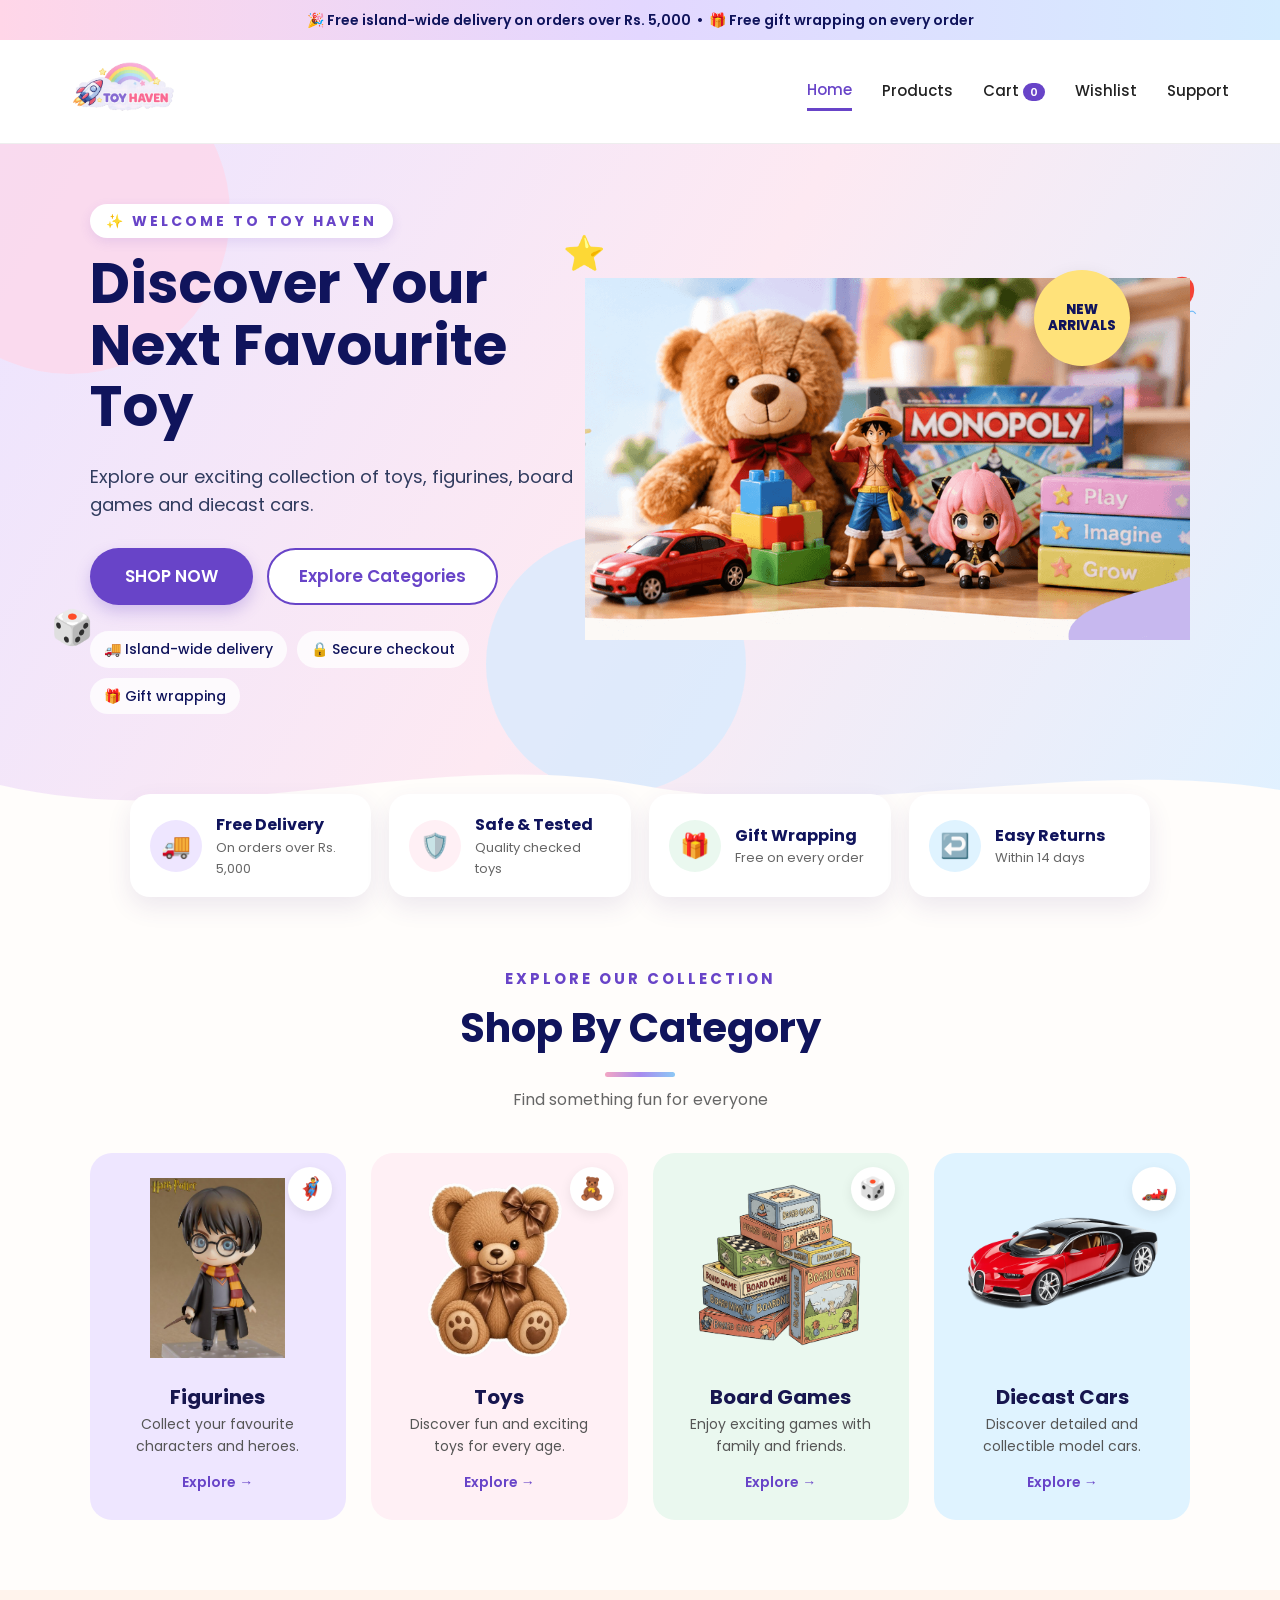
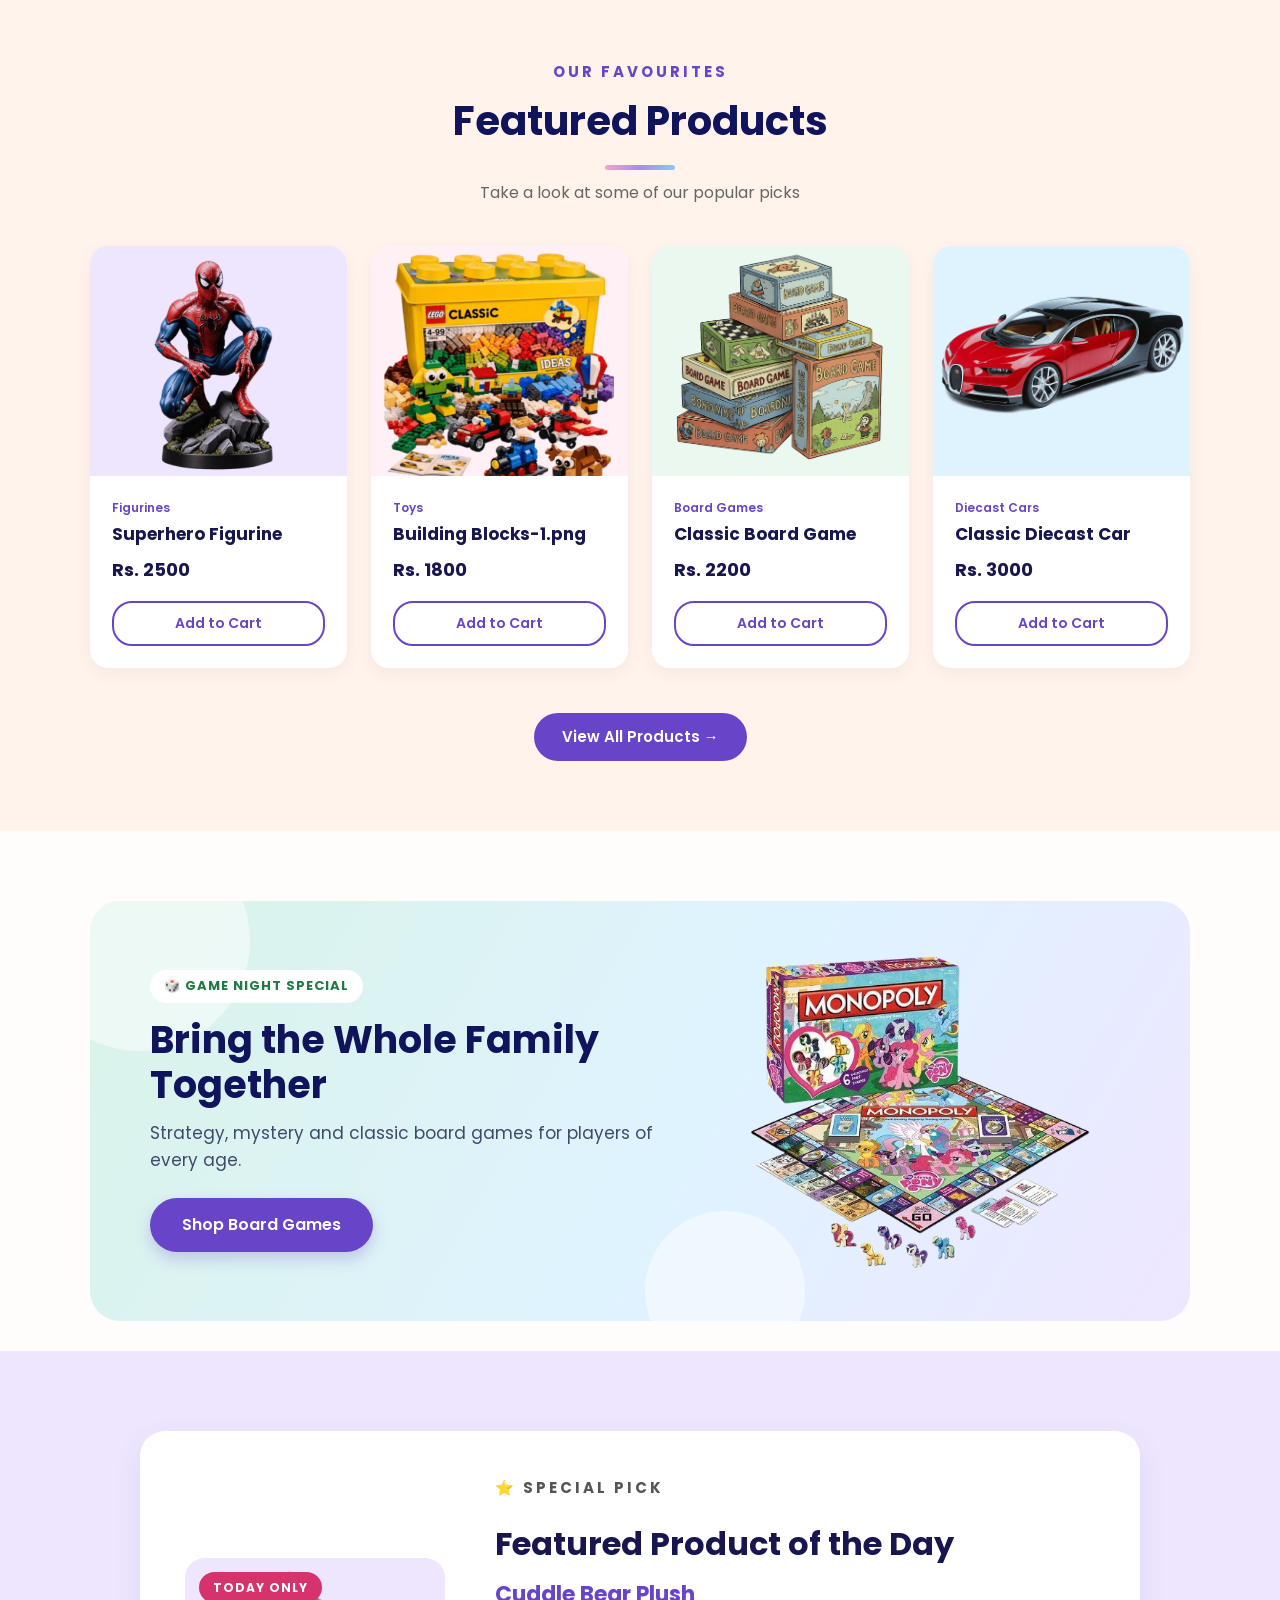
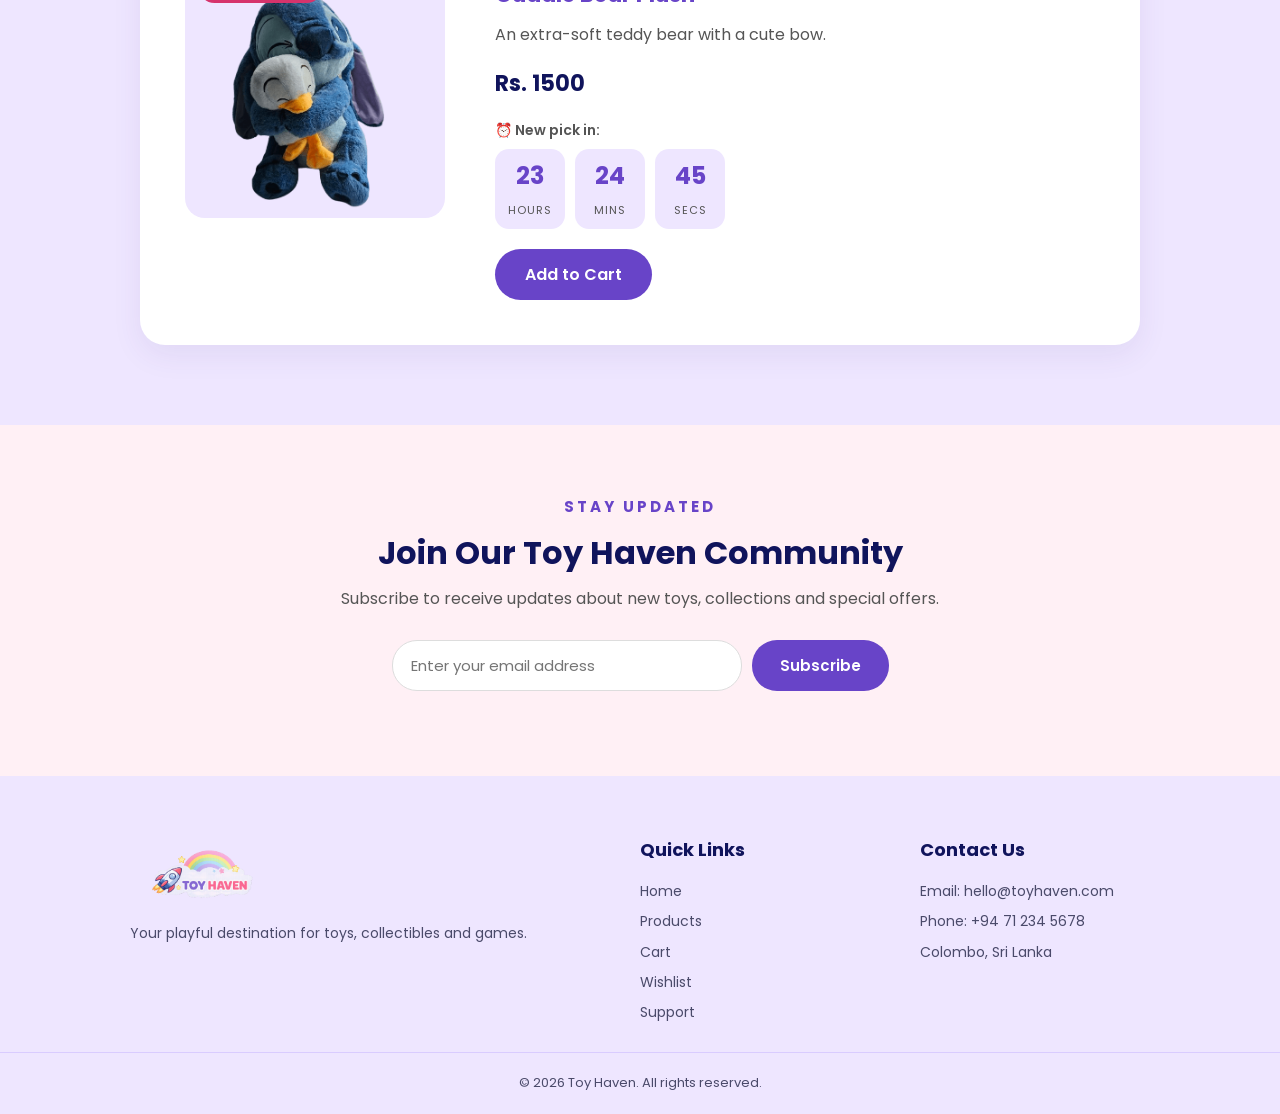
<file: index.html>
<!DOCTYPE html>
<html lang="en">

<head>

    <meta charset="UTF-8">

    <meta name="viewport" content="width=device-width, initial-scale=1.0">

    <title>Toy Haven | Home</title>

    <meta name="description" content="Toy Haven is your playful destination for toys, collectible figurines, board games and diecast cars.">

    <meta name="theme-color" content="#eee6ff">

    <!-- Google Font -->
    <link rel="preload" as="style"
      href="https://fonts.googleapis.com/css2?family=Poppins:wght@400;500;600;700;800&amp;display=swap"
      onload="this.rel='stylesheet'">

<noscript>
    <link rel="stylesheet" href="https://fonts.googleapis.com/css2?family=Poppins:wght@400;500;600;700;800&amp;display=swap">
</noscript>

    <link rel="stylesheet" href="css/style.css">

    <link rel="stylesheet" href="css/home.css">

    <link rel="icon" href="images/logo.png">

    <link rel="manifest" href="manifest.json">

    <link rel="apple-touch-icon" href="images/icons/icon-192.png">

</head>


<body>

    <aside class="announcement-bar" aria-label="Special offers">
        🎉 Free island-wide delivery on orders over Rs. 5,000 &nbsp;•&nbsp; 🎁 Free gift wrapping on every order
    </aside>


    <header class="header">

        <div class="header-container">

            <a href="index.html" class="logo">

                <img src="images/logo.png" alt="Toy Haven Logo" width="200" height="60">

            </a>


            <nav class="navigation" id="navigation">

                <a href="index.html" class="active">Home</a>

                <a href="products.html">Products</a>

                <a href="cart.html">
                    Cart
                    <span id="cartCount">0</span>
                </a>

                <a href="wishlist.html">Wishlist</a>

                <a href="support.html">Support</a>

            </nav>


            <button class="menu-button" id="menuButton" type="button" aria-label="Open menu">

                <span></span>
                <span></span>
                <span></span>

            </button>

        </div>

    </header>


    <main>

        <section class="hero">

            <span class="blob blob-1" aria-hidden="true"></span>
            <span class="blob blob-2" aria-hidden="true"></span>
            <span class="floating-icon icon-1" aria-hidden="true">⭐</span>
            <span class="floating-icon icon-2" aria-hidden="true">🎈</span>
            <span class="floating-icon icon-3" aria-hidden="true">🎲</span>
            <span class="floating-icon icon-4" aria-hidden="true">✨</span>


            <div class="hero-content" id="heroContent">

                <p class="hero-small-text">✨ WELCOME TO TOY HAVEN</p>

                <h1 id="herotitle">Discover Your Next Favourite Toy</h1>

                <p id="herodescription">
                    Explore our exciting collection of toys, figurines, board games and diecast cars.
                </p>

                <div class="hero-buttons">

                    <a href="products.html" class="hero-button" id="heroButton">SHOP NOW</a>

                    <a href="#categories" class="hero-button-outline">Explore Categories</a>

                </div>

                <ul class="hero-badges">
                    <li>🚚 Island-wide delivery</li>
                    <li>🔒 Secure checkout</li>
                    <li>🎁 Gift wrapping</li>
                </ul>

            </div>


            <div class="hero-image">
                
                <img id="heroImage"
                     src="images/toy banner 1.png"
                     alt="Toy collection">

                <span class="hero-sticker">NEW<br>ARRIVALS</span>

            </div>

            <svg class="hero-wave" viewBox="0 0 1440 90" preserveAspectRatio="none" aria-hidden="true">
                <path d="M0,40 C240,90 480,0 720,40 C960,80 1200,10 1440,45 L1440,90 L0,90 Z"></path>
            </svg>

        </section>


        <section class="features">

            <h2 class="hidden-label">Why shop with us</h2>

            <div class="feature-card reveal">
                <span class="feature-icon">🚚</span>
                <div>
                    <h3>Free Delivery</h3>
                    <p>On orders over Rs. 5,000</p>
                </div>
            </div>

            <div class="feature-card reveal">
                <span class="feature-icon">🛡️</span>
                <div>
                    <h3>Safe &amp; Tested</h3>
                    <p>Quality checked toys</p>
                </div>
            </div>

            <div class="feature-card reveal">
                <span class="feature-icon">🎁</span>
                <div>
                    <h3>Gift Wrapping</h3>
                    <p>Free on every order</p>
                </div>
            </div>

            <div class="feature-card reveal">
                <span class="feature-icon">↩️</span>
                <div>
                    <h3>Easy Returns</h3>
                    <p>Within 14 days</p>
                </div>
            </div>

        </section>


        <section class="categories" id="categories">

            <div class="section-heading reveal">

                <p>EXPLORE OUR COLLECTION</p>

                <h2>Shop By Category</h2>

                <span>Find something fun for everyone</span>

            </div>


            <div class="category-container">

                <a href="products.html?category=figurines" class="category-card reveal">
                    <span class="category-emoji" aria-hidden="true">🦸‍♂️</span>
                    <img src="images/figurines-1.jpg" alt="Figurines" loading="lazy">
                    <h3>Figurines</h3>
                    <p>Collect your favourite characters and heroes.</p>
                    <span class="category-link">Explore →</span>
                </a>

                <a href="products.html?category=toys" class="category-card reveal">
                    <span class="category-emoji" aria-hidden="true">🧸</span>
                    <img src="images/Toys Image 1.png" alt="Toys" loading="lazy">
                    <h3>Toys</h3>
                    <p>Discover fun and exciting toys for every age.</p>
                    <span class="category-link">Explore →</span>
                </a>

                <a href="products.html?category=board-games" class="category-card reveal">
                    <span class="category-emoji" aria-hidden="true">🎲</span>
                    <img src="images/boardgames-1.png" alt="Board games" loading="lazy">
                    <h3>Board Games</h3>
                    <p>Enjoy exciting games with family and friends.</p>
                    <span class="category-link">Explore →</span>
                </a>

                <a href="products.html?category=diecast-cars" class="category-card reveal">
                    <span class="category-emoji" aria-hidden="true">🏎️</span>
                    <img src="images/car-1.png" alt="Diecast cars" loading="lazy">
                    <h3>Diecast Cars</h3>
                    <p>Discover detailed and collectible model cars.</p>
                    <span class="category-link">Explore →</span>
                </a>

            </div>

        </section>


        <section class="featured">

            <div class="section-heading reveal">

                <p>OUR FAVOURITES</p>

                <h2>Featured Products</h2>

                <span>Take a look at some of our popular picks</span>

            </div>

    
            <div class="featured-container" id="featuredContainer"></div>

            <div class="view-all-container">

                <a href="products.html" class="view-all-button">View All Products →</a>

            </div>

        </section>


        <section class="promo">

            <div class="promo-box reveal">

                <div class="promo-text">

                    <p class="promo-tag">🎲 GAME NIGHT SPECIAL</p>

                    <h2>Bring the Whole Family Together</h2>

                    <p>Strategy, mystery and classic board games for players of every age.</p>

                    <a href="products.html?category=board-games" class="promo-button">Shop Board Games</a>

                </div>

                <img src="images/boardgame-4.png" alt="Board games and dice" class="promo-image">

            </div>

        </section>


        <section class="product-of-day">

            <div class="product-day-box reveal">

                <div class="product-day-image">

                    <span class="day-ribbon">TODAY ONLY</span>

                    <img id="productOfDayImage" src="images/logo.png" alt="Product of the day">

                </div>


                <div class="product-day-content">

                    <p class="small-title">⭐ SPECIAL PICK</p>

                    <h2>Featured Product of the Day</h2>

                    <h3 id="productOfDayName">Loading...</h3>

                    <p id="productOfDayDescription">
                        Discover today's special pick from Toy Haven.
                    </p>

                    <p class="product-day-price" id="productOfDayPrice"></p>

                    <p class="countdown-label">⏰ New pick in:</p>

                    <div class="countdown">

                        <div class="time-box"><span id="hoursLeft">00</span><small>hours</small></div>
                        <div class="time-box"><span id="minutesLeft">00</span><small>mins</small></div>
                        <div class="time-box"><span id="secondsLeft">00</span><small>secs</small></div>

                    </div>

                    <button type="button" class="shop-button" id="productOfDayButton">
                        Add to Cart
                    </button>

                </div>

            </div>

        </section>

    </main>


    <footer class="footer">

        <div class="newsletter">

            <p class="small-title">STAY UPDATED</p>

            <h2>Join Our Toy Haven Community</h2>

            <p>Subscribe to receive updates about new toys, collections and special offers.</p>


            <form id="newsletterForm" novalidate>

                <label for="newsletterEmail" class="hidden-label">Email address</label>

                <input type="email"
                       id="newsletterEmail"
                       placeholder="Enter your email address">

                <button type="submit">Subscribe</button>

            </form>


            <p id="newsletterMessage"></p>

        </div>


        <div class="footer-content">

            <div class="footer-section">

                <div class="footer logo">
                    <img src="images/logo.png" alt="Toy Haven Logo">
                </div>

                <p>Your playful destination for toys, collectibles and games.</p>

            </div>


            <div class="footer-section">

                <h3>Quick Links</h3>

                <a href="index.html">Home</a>

                <a href="products.html">Products</a>

                <a href="cart.html">Cart</a>

                <a href="wishlist.html">Wishlist</a>

                <a href="support.html">Support</a>

            </div>


            <div class="footer-section">

                <h3>Contact Us</h3>

                <p>Email: hello@toyhaven.com</p>

                <p>Phone: +94 71 234 5678</p>

                <p>Colombo, Sri Lanka</p>

            </div>

        </div>


        <div class="footer-bottom">

            <p>&copy; 2026 Toy Haven. All rights reserved.</p>

        </div>

    </footer>



    <script src="js/product-data.js"></script>  

    <script src="js/script.js"></script>         

    <script src="js/home.js"></script>           

</body>

</html>
</file>
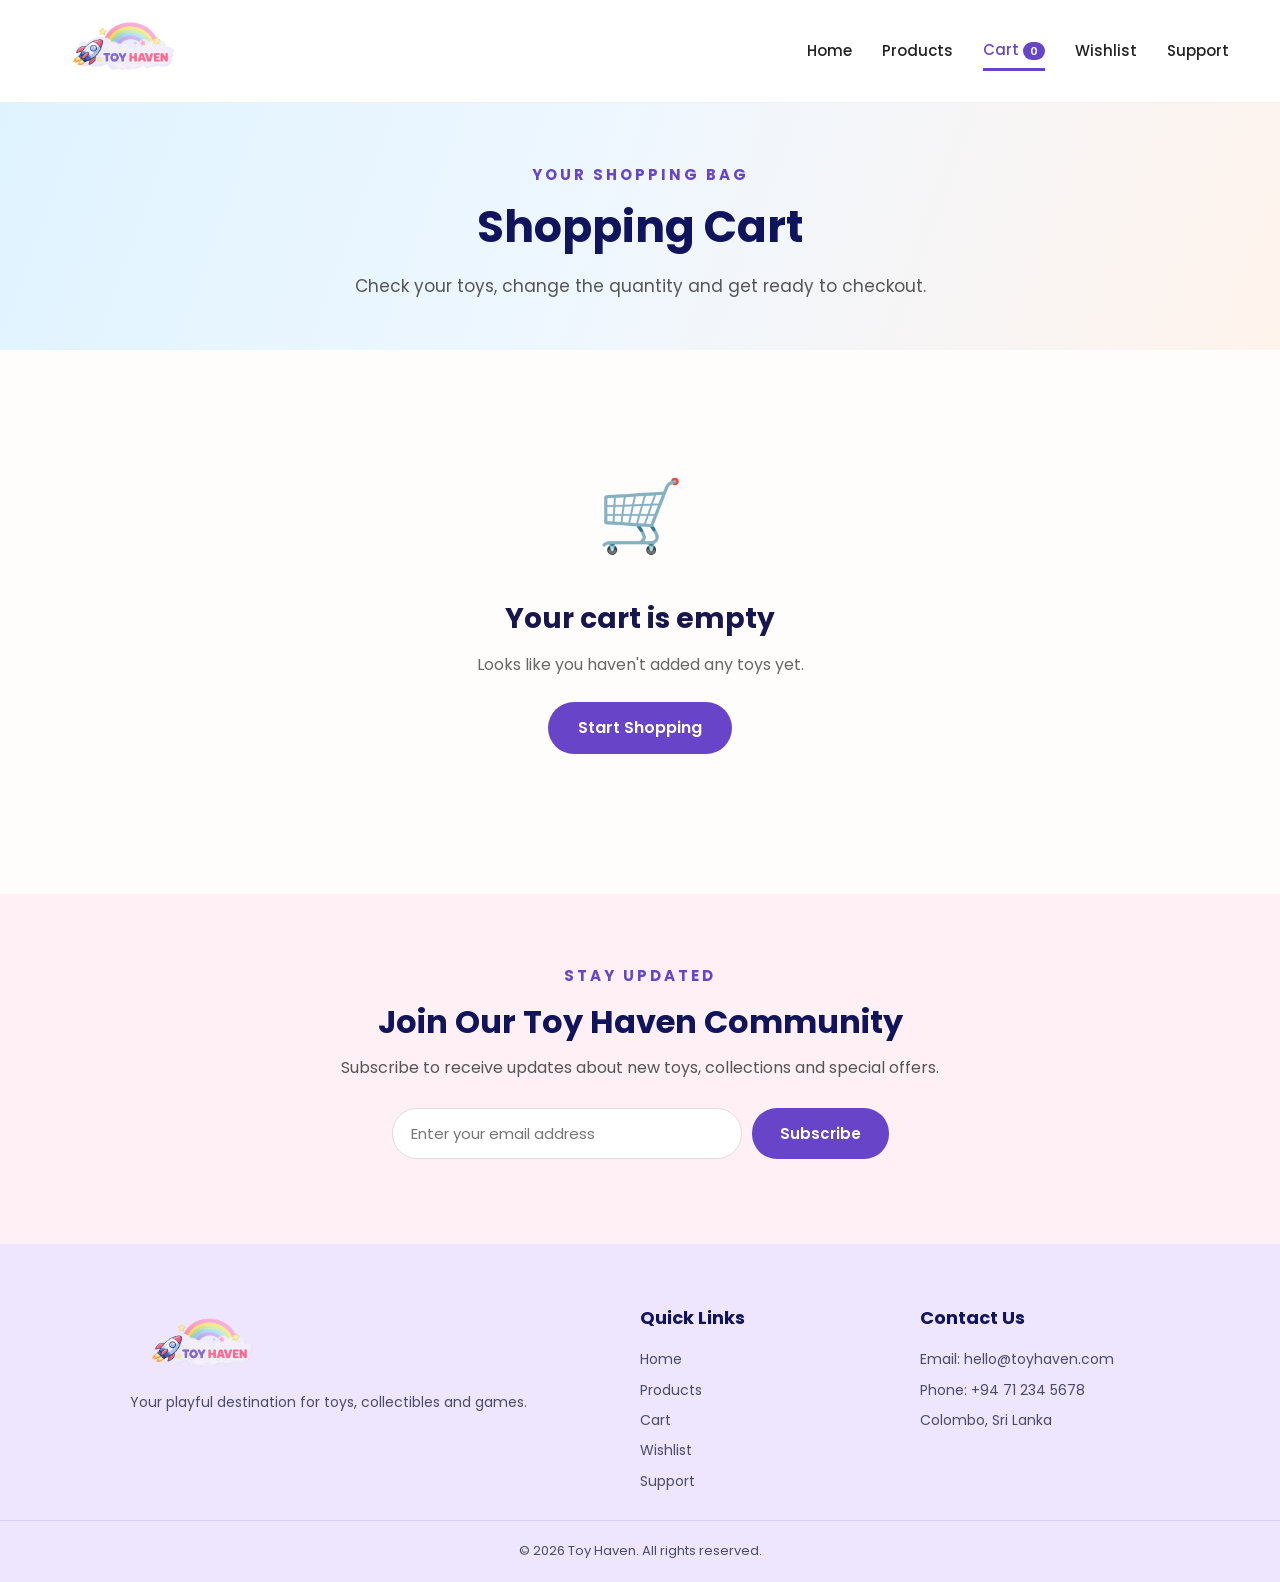
<file: cart.html>
<!DOCTYPE html>
<html lang="en">

<head>

    <meta charset="UTF-8">

    <meta name="viewport" content="width=device-width, initial-scale=1.0">

    <title>Toy Haven | Shopping Cart</title>

    <meta name="description" content="View the toys in your Toy Haven shopping cart, change quantities and proceed to checkout.">

    <meta name="theme-color" content="#eee6ff">

    <!-- Google Font -->
    <link rel="preconnect" href="https://fonts.googleapis.com">

    <link rel="preconnect" href="https://fonts.gstatic.com" crossorigin>

    <link href="https://fonts.googleapis.com/css2?family=Poppins:wght@400;500;600;700&amp;display=swap"
          rel="stylesheet">

    <link rel="stylesheet" href="css/style.css">

    <link rel="stylesheet" href="css/cart.css">

    <link rel="icon" href="images/logo.png">

    <link rel="manifest" href="manifest.json">

    <link rel="apple-touch-icon" href="images/icons/icon-192.png">

</head>


<body>

    <header class="header">

        <div class="header-container">

            <a href="index.html" class="logo">

                <img src="images/logo.png" alt="Toy Haven Logo">

            </a>


            <nav class="navigation" id="navigation">

                <a href="index.html">Home</a>

                <a href="products.html">Products</a>

                <a href="cart.html" class="active">
                    Cart
                    <span id="cartCount">0</span>
                </a>

                <a href="wishlist.html">Wishlist</a>

                <a href="support.html">Support</a>

            </nav>


            <button class="menu-button" id="menuButton" type="button" aria-label="Open menu">

                <span></span>
                <span></span>
                <span></span>

            </button>

        </div>

    </header>

    <main>

        <section class="page-banner">

            <p class="small-title">YOUR SHOPPING BAG</p>

            <h1>Shopping Cart</h1>

            <p>Check your toys, change the quantity and get ready to checkout.</p>

        </section>

        <section class="cart-section">

            <h2 class="hidden-label">Items in your cart</h2>

            <div class="empty-cart" id="emptyCart">

                <p class="empty-icon">🛒</p>

                <h3>Your cart is empty</h3>

                <p>Looks like you haven't added any toys yet.</p>

                <a href="products.html" class="shop-button">Start Shopping</a>

            </div>

            <div class="cart-layout" id="cartLayout"> 

                <div class="cart-table-box">

                    <table class="cart-table">

                        <thead>
                            <tr>
                                <th>Product</th>
                                <th>Price</th>
                                <th>Quantity</th>
                                <th>Subtotal</th>
                                <th>Remove</th>
                            </tr>
                        </thead>

                        <tbody id="cartItems"></tbody>

                    </table>

                </div>

                <aside class="cart-summary">

                    <h3>Cart Summary</h3>

                    <div class="summary-row">
                        <span>Items</span>
                        <span id="totalItems">0</span>
                    </div>

                    <div class="summary-row">
                        <span>Delivery</span>
                        <span>Calculated at checkout</span>
                    </div>

                    <div class="summary-row summary-total">
                        <span>Total</span>
                        <span id="cartTotal">Rs. 0</span>
                    </div>


                    <a href="checkout.html" class="shop-button checkout-button">
                        Proceed to Checkout
                    </a>

                    <button type="button" class="clear-button" id="clearCartButton">
                        Clear Cart
                    </button>

                    <a href="products.html" class="continue-link">← Continue Shopping</a>

                </aside>

            </div>

        </section>

    </main>

    <footer class="footer">

        <div class="newsletter">

            <p class="small-title">STAY UPDATED</p>

            <h2>Join Our Toy Haven Community</h2>

            <p>Subscribe to receive updates about new toys, collections and special offers.</p>


            <form id="newsletterForm" novalidate>

                <label for="newsletterEmail" class="hidden-label">Email address</label>

                <input type="email"
                       id="newsletterEmail"
                       placeholder="Enter your email address">

                <button type="submit">Subscribe</button>

            </form>


            <p id="newsletterMessage"></p>

        </div>


        <div class="footer-content">

            <div class="footer-section">

                <div class="footer logo">
                    <img src="images/logo.png" alt="Toy Haven Logo">
                </div>

                <p>Your playful destination for toys, collectibles and games.</p>

            </div>


            <div class="footer-section">

                <h3>Quick Links</h3>

                <a href="index.html">Home</a>

                <a href="products.html">Products</a>

                <a href="cart.html">Cart</a>

                <a href="wishlist.html">Wishlist</a>

                <a href="support.html">Support</a>

            </div>


            <div class="footer-section">

                <h3>Contact Us</h3>

                <p>Email: hello@toyhaven.com</p>

                <p>Phone: +94 71 234 5678</p>

                <p>Colombo, Sri Lanka</p>

            </div>

        </div>


        <div class="footer-bottom">

            <p>&copy; 2026 Toy Haven. All rights reserved.</p>

        </div>

    </footer>

    
    <script src="js/product-data.js"></script>   

    <script src="js/script.js"></script>         

    <script src="js/cart.js"></script>           

</body>

</html>
</file>
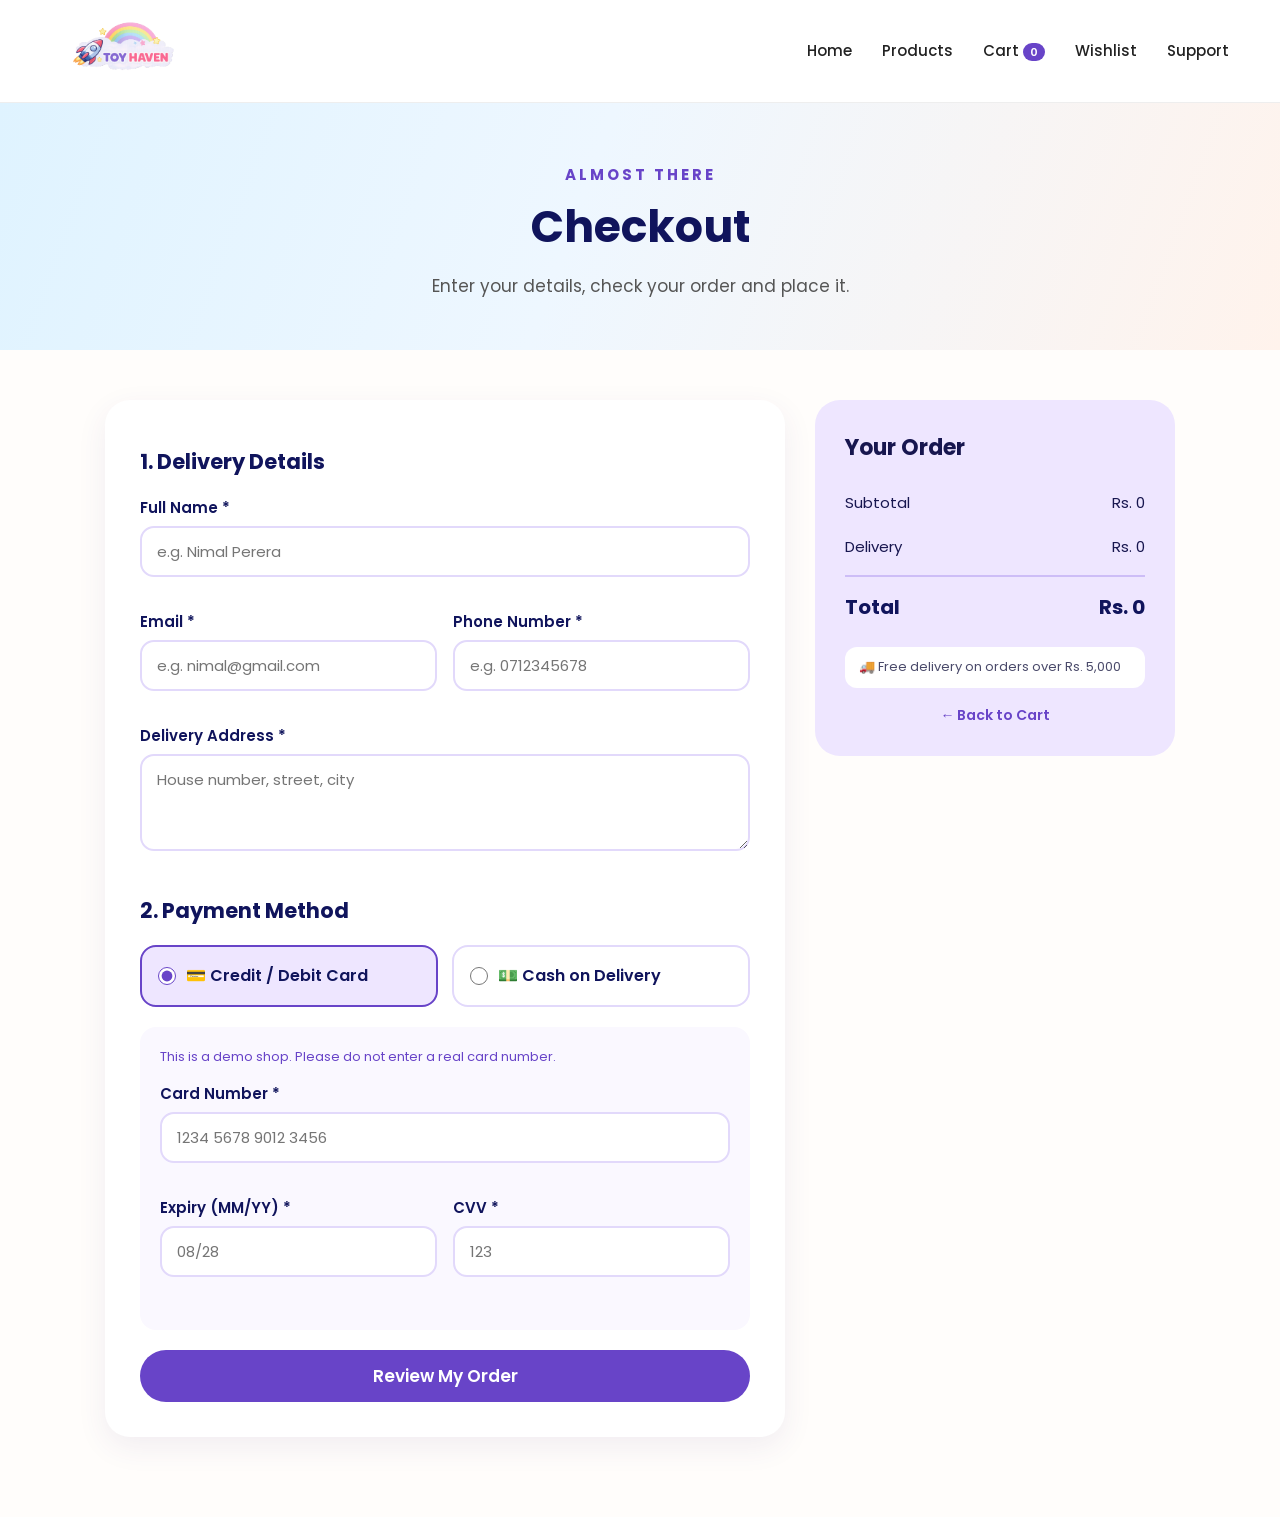
<file: checkout.html>
<!DOCTYPE html>
<html lang="en">

<head>

    <meta charset="UTF-8">

    <meta name="viewport" content="width=device-width, initial-scale=1.0">

    <title>Toy Haven | Checkout</title>

    <meta name="description" content="Complete your Toy Haven order. Enter your delivery details, choose card or cash on delivery and confirm your order.">

    <meta name="theme-color" content="#eee6ff">

    <!-- Google Font -->
    <link rel="preconnect" href="https://fonts.googleapis.com">

    <link rel="preconnect" href="https://fonts.gstatic.com" crossorigin>

    <link href="https://fonts.googleapis.com/css2?family=Poppins:wght@400;500;600;700&amp;display=swap"
          rel="stylesheet">

    <link rel="stylesheet" href="css/style.css">

    <link rel="stylesheet" href="css/checkout.css">

    <link rel="icon" href="images/logo.png">

    <link rel="manifest" href="manifest.json">

    <link rel="apple-touch-icon" href="images/icons/icon-192.png">

</head>


<body>

    <header class="header">

        <div class="header-container">

            <a href="index.html" class="logo">

                <img src="images/logo.png" alt="Toy Haven Logo">

            </a>


            <nav class="navigation" id="navigation">

                <a href="index.html">Home</a>

                <a href="products.html">Products</a>

                <a href="cart.html">
                    Cart
                    <span id="cartCount">0</span>
                </a>

                <a href="wishlist.html">Wishlist</a>

                <a href="support.html">Support</a>

            </nav>


            <button class="menu-button" id="menuButton" type="button" aria-label="Open menu">

                <span></span>
                <span></span>
                <span></span>

            </button>

        </div>

    </header>

    <main>

        <section class="page-banner">

            <p class="small-title">ALMOST THERE</p>

            <h1>Checkout</h1>

            <p>Enter your details, check your order and place it.</p>

        </section>



        <section class="checkout-section">

            <h2 class="hidden-label">Checkout</h2>

            <div class="checkout-empty" id="checkoutEmpty">

                <p class="big-icon">🛒</p>

                <h3>Your cart is empty</h3>

                <p>Add some toys to your cart before checking out.</p>

                <a href="products.html" class="shop-button">Start Shopping</a>

            </div>

            <div class="checkout-layout" id="checkoutLayout">

                <form class="checkout-form" id="checkoutForm" novalidate>

                    <h3>1. Delivery Details</h3>


                    <div class="form-group">
                        <label for="fullName">Full Name *</label>
                        <input type="text" id="fullName" placeholder="e.g. Nimal Perera" autocomplete="name">
                        <p class="error-message" id="fullNameError"></p>
                    </div>


                    <div class="form-row">

                        <div class="form-group">
                            <label for="email">Email *</label>
                            <input type="email" id="email" placeholder="e.g. nimal@gmail.com" autocomplete="email">
                            <p class="error-message" id="emailError"></p>
                        </div>

                        <div class="form-group">
                            <label for="phone">Phone Number *</label>
                            <input type="tel" id="phone" placeholder="e.g. 0712345678" autocomplete="tel">
                            <p class="error-message" id="phoneError"></p>
                        </div>

                    </div>


                    <div class="form-group">
                        <label for="address">Delivery Address *</label>
                        <textarea id="address" rows="3" placeholder="House number, street, city" autocomplete="street-address"></textarea>
                        <p class="error-message" id="addressError"></p>
                    </div>



                    <h3>2. Payment Method</h3>

                    <div class="payment-options">

                        <label class="payment-option selected">
                            <input type="radio" name="payment" value="Card" checked>
                            <span>💳 Credit / Debit Card</span>
                        </label>

                        <label class="payment-option">
                            <input type="radio" name="payment" value="Cash on Delivery">
                            <span>💵 Cash on Delivery</span>
                        </label>

                    </div>


                    <div class="card-details" id="cardDetails">

                        <p class="demo-note">This is a demo shop. Please do not enter a real card number.</p>

                        <div class="form-group">
                            <label for="cardNumber">Card Number *</label>
                            <input type="text" id="cardNumber" placeholder="1234 5678 9012 3456" maxlength="19" inputmode="numeric" autocomplete="off">
                            <p class="error-message" id="cardNumberError"></p>
                        </div>

                        <div class="form-row">

                            <div class="form-group">
                                <label for="expiry">Expiry (MM/YY) *</label>
                                <input type="text" id="expiry" placeholder="08/28" maxlength="5" autocomplete="off">
                                <p class="error-message" id="expiryError"></p>
                            </div>

                            <div class="form-group">
                                <label for="cvv">CVV *</label>
                                <input type="password" id="cvv" placeholder="123" maxlength="3" inputmode="numeric" autocomplete="off">
                                <p class="error-message" id="cvvError"></p>
                            </div>

                        </div>

                    </div>


                    <button type="submit" class="shop-button review-button">Review My Order</button>

                </form>

                <aside class="order-summary">

                    <h3>Your Order</h3>

                    <ul class="summary-items" id="summaryItems"></ul>

                    <div class="summary-line">
                        <span>Subtotal</span>
                        <span id="subtotalAmount">Rs. 0</span>
                    </div>

                    <div class="summary-line">
                        <span>Delivery</span>
                        <span id="deliveryAmount">Rs. 0</span>
                    </div>

                    <div class="summary-line summary-final">
                        <span>Total</span>
                        <span id="totalAmount">Rs. 0</span>
                    </div>

                    <p class="delivery-note">🚚 Free delivery on orders over Rs. 5,000</p>

                    <a href="cart.html" class="back-link">← Back to Cart</a>

                </aside>

            </div>

            <div class="order-success" id="orderSuccess">

                <div
</file>
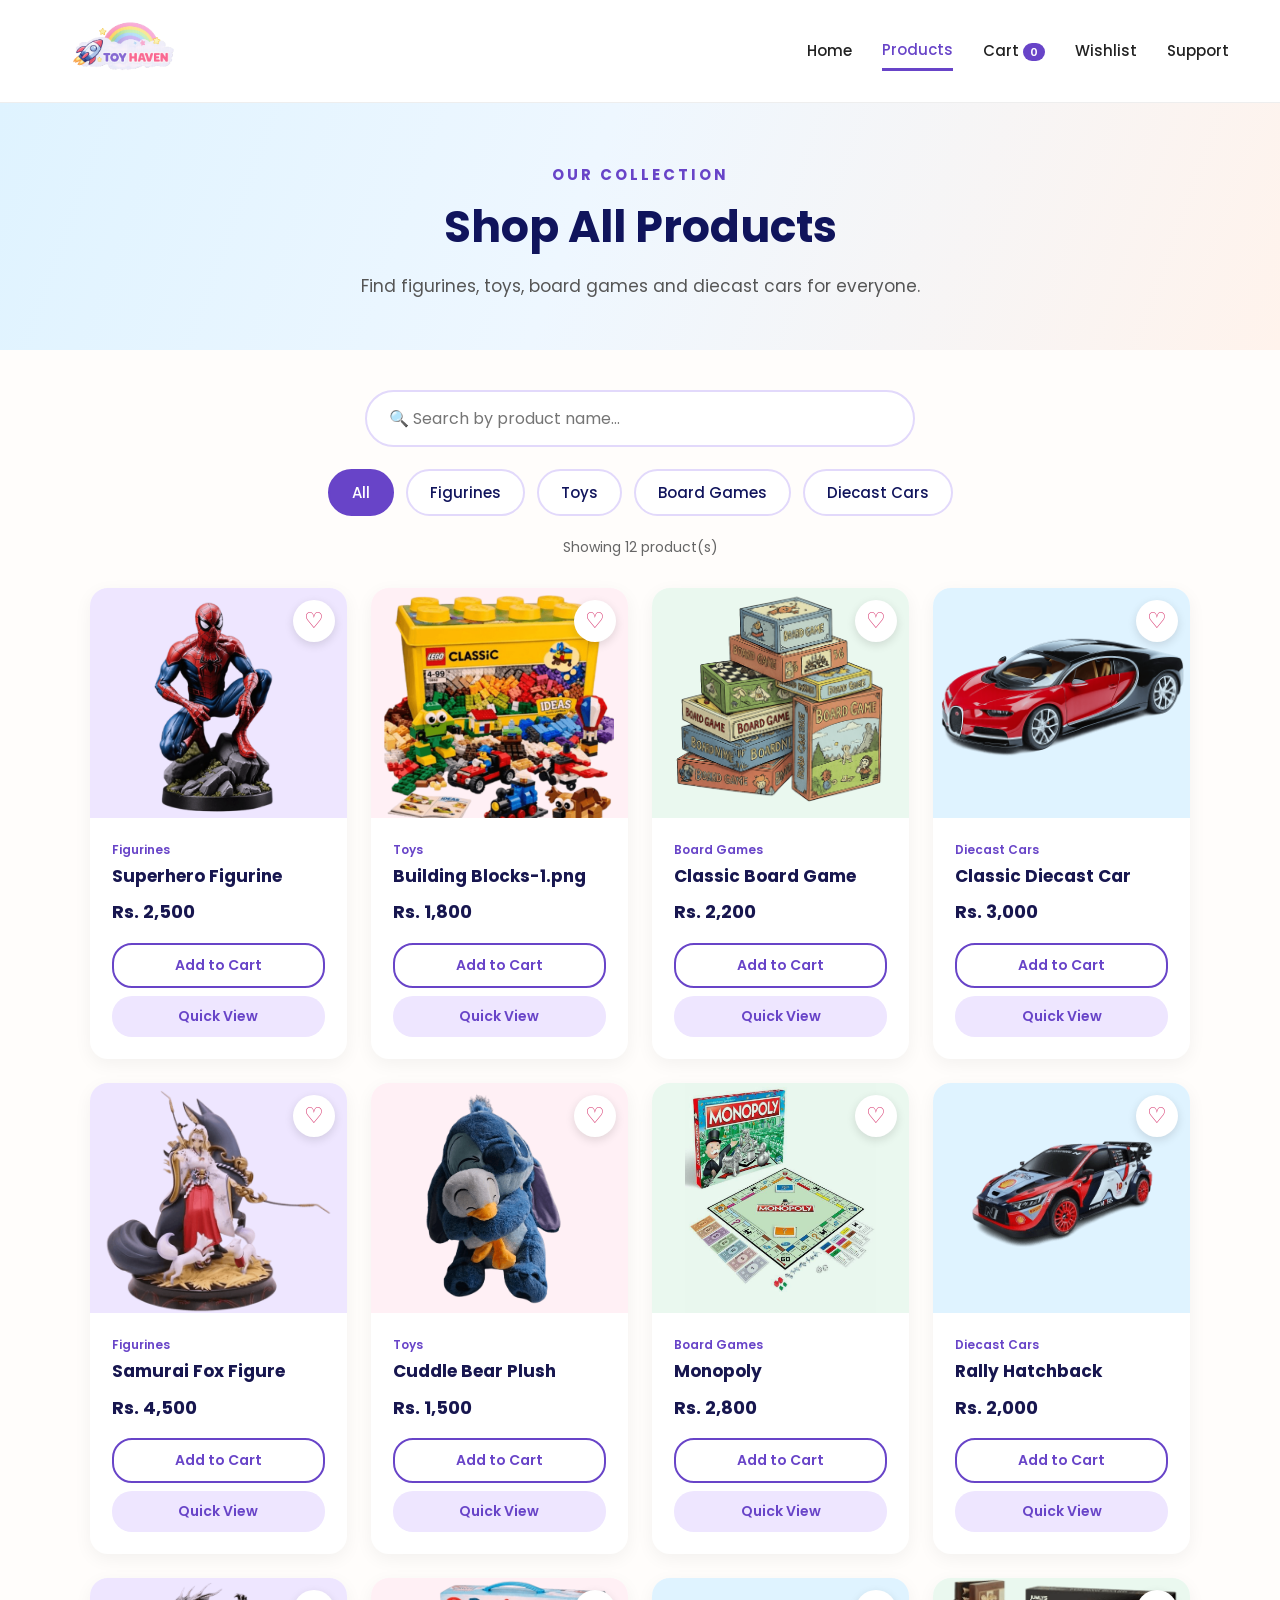
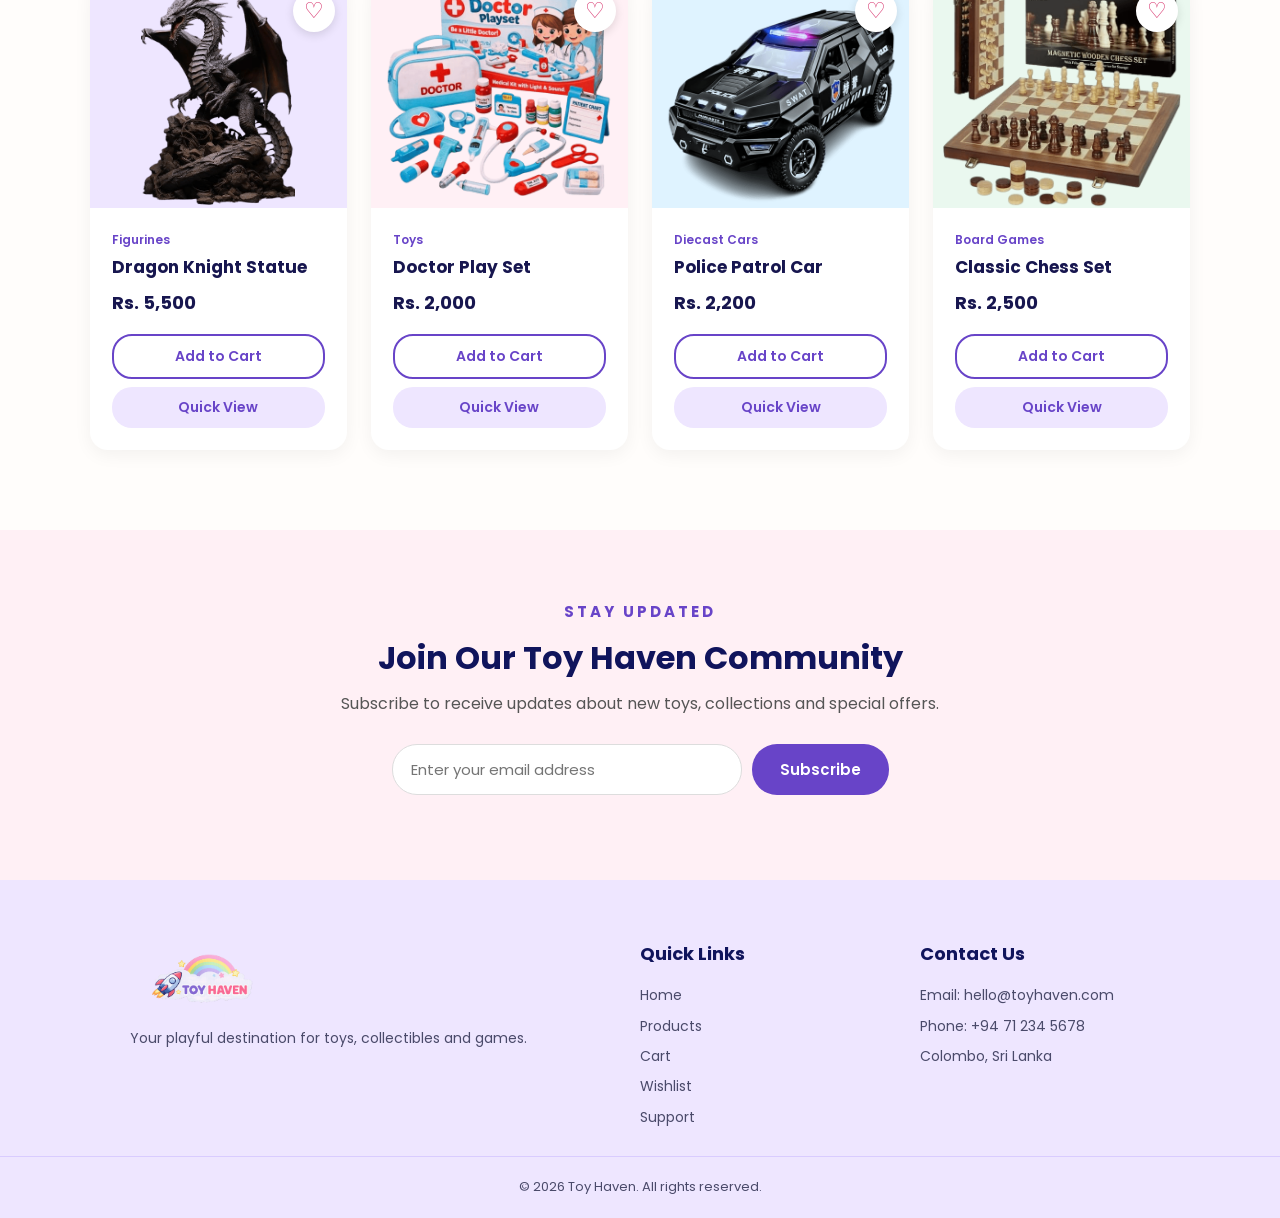
<file: products.html>
<!DOCTYPE html>
<html lang="en">

<head>

    <meta charset="UTF-8">

    <meta name="viewport" content="width=device-width, initial-scale=1.0">

    <title>Toy Haven | Products</title>

    <meta name="description" content="Browse all Toy Haven products. Filter by figurines, toys, board games and diecast cars, or search by name.">

    <meta name="theme-color" content="#eee6ff">

    <!-- Google Font -->
    <link rel="preconnect" href="https://fonts.googleapis.com">

    <link rel="preconnect" href="https://fonts.gstatic.com" crossorigin>

    <link rel="preload" as="style"
      href="https://fonts.googleapis.com/css2?family=Poppins:wght@400;500;600;700&amp;display=optional"
      onload="this.rel='stylesheet'">

<noscript>
    <link rel="stylesheet" href="https://fonts.googleapis.com/css2?family=Poppins:wght@400;500;600;700&amp;display=optional">
</noscript>

    <link rel="stylesheet" href="css/style.css">

    <link rel="preload" as="image" href="images/figurines-2.png" fetchpriority="high">

    <link rel="stylesheet" href="css/products.css">

    <link rel="icon" href="images/logo.png">

    <!-- PWA -->
    <link rel="manifest" href="manifest.json">

    <link rel="apple-touch-icon" href="images/icons/icon-192.png">

</head>


<body>

    <header class="header">

        <div class="header-container">

            <a href="index.html" class="logo">

                <img src="images/logo.png" alt="Toy Haven Logo">

            </a>


            <nav class="navigation" id="navigation">

                <a href="index.html">Home</a>

                <a href="products.html" class="active">Products</a>

                <a href="cart.html">
                    Cart
                    <span id="cartCount">0</span>
                </a>

                <a href="wishlist.html">Wishlist</a>

                <a href="support.html">Support</a>

            </nav>


            <button class="menu-button" id="menuButton" type="button" aria-label="Open menu">

                <span></span>
                <span></span>
                <span></span>

            </button>

        </div>

    </header>

    <main>

        <section class="page-banner">

            <p class="small-title">OUR COLLECTION</p>

            <h1>Shop All Products</h1>

            <p>Find figurines, toys, board games and diecast cars for everyone.</p>

        </section>

        <section class="shop-tools">

            <h2 class="hidden-label">Search and filter products</h2>

            <div class="search-box">

                <label for="searchInput" class="hidden-label">Search products</label>

                <input type="search"
                       id="searchInput"
                       placeholder="🔍 Search by product name...">

            </div>

            <div class="filter-buttons">

                <button type="button" class="filter-button active" data-category="all">All</button>

                <button type="button" class="filter-button" data-category="figurines">Figurines</button>

                <button type="button" class="filter-button" data-category="toys">Toys</button>

                <button type="button" class="filter-button" data-category="board-games">Board Games</button>

                <button type="button" class="filter-button" data-category="diecast-cars">Diecast Cars</button>

            </div>

            <p class="result-count" id="resultCount"></p>

        </section>

        <section class="shop-products">

            <h2 class="hidden-label">Product list</h2>

            <div class="shop-grid" id="productGrid"></div>

            <p class="no-results" id="noResults">
                😕 No products found. Try another name or category.
            </p>

        </section>

    </main>

    <footer class="footer">

        <div class="newsletter">

            <p class="small-title">STAY UPDATED</p>

            <h2>Join Our Toy Haven Community</h2>

            <p>Subscribe to receive updates about new toys, collections and special offers.</p>


            <form id="newsletterForm" novalidate>

                <label for="newsletterEmail" class="hidden-label">Email address</label>

                <input type="email"
                       id="newsletterEmail"
                       placeholder="Enter your email address">

                <button type="submit">Subscribe</button>

            </form>


            <p id="newsletterMessage"></p>

        </div>


        <div class="footer-content">

            <div class="footer-section">

                <div class="footer logo">
                    <img src="images/logo.png" alt="Toy Haven Logo">
                </div>


                <p>Your playful destination for toys, collectibles and games.</p>

            </div>


            <div class="footer-section">

                <h3>Quick Links</h3>

                <a href="index.html">Home</a>

                <a href="products.html">Products</a>

                <a href="cart.html">Cart</a>

                <a href="wishlist.html">Wishlist</a>

                <a href="support.html">Support</a>

            </div>


            <div class="footer-section">

                <h3>Contact Us</h3>

                <p>Email: hello@toyhaven.com</p>

                <p>Phone: +94 71 234 5678</p>

                <p>Colombo, Sri Lanka</p>

            </div>

        </div>


        <div class="footer-bottom">

            <p>&copy; 2026 Toy Haven. All rights reserved.</p>

        </div>

    </footer>


    <dialog class="modal" id="productModal">

        <button type="button" class="modal-close" id="closeModal" aria-label="Close">&times;</button>

        <div class="modal-body">

            <div class="modal-image">

                <img id="modalImage" src="images/logo.png" alt="Product">

            </div>


            <div class="modal-info">

                <p class="product-category" id="modalCategory"></p>

                <h2 id="modalName">Product</h2>

                <p class="modal-price" id="modalPrice"></p>

                <p id="modalDescription"></p>


                <div class="modal-buttons">

                    <button type="button" class="shop-button" id="modalCartButton">Add to Cart</button>

                    <button type="button" class="wishlist-button-big" id="modalWishlistButton">♡ Add to Wishlist</button>

                </div>

            </div>

        </div>

    </dialog>


    <script src="js/product-data.js"></script>   

    <script src="js/script.js"></script>         

    <script src="js/products.js"></script>      

</body>

</html>
</file>
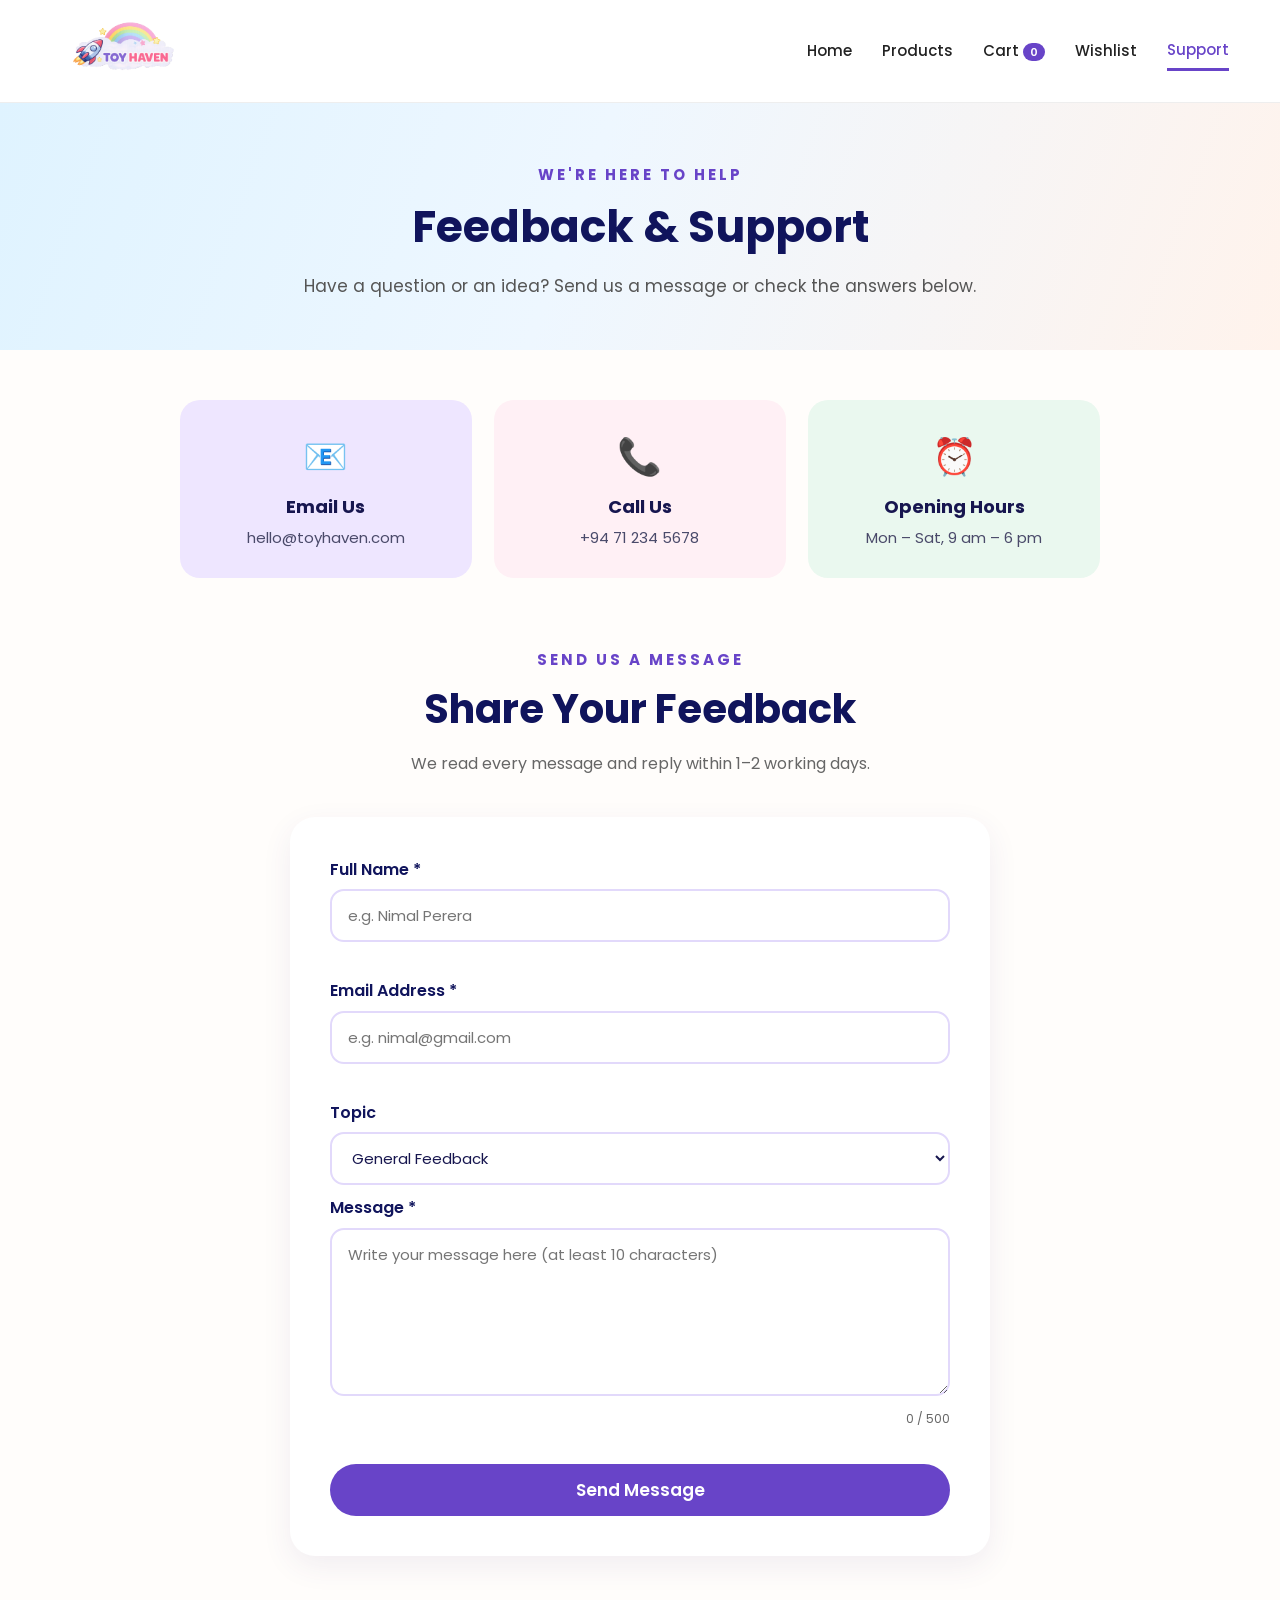
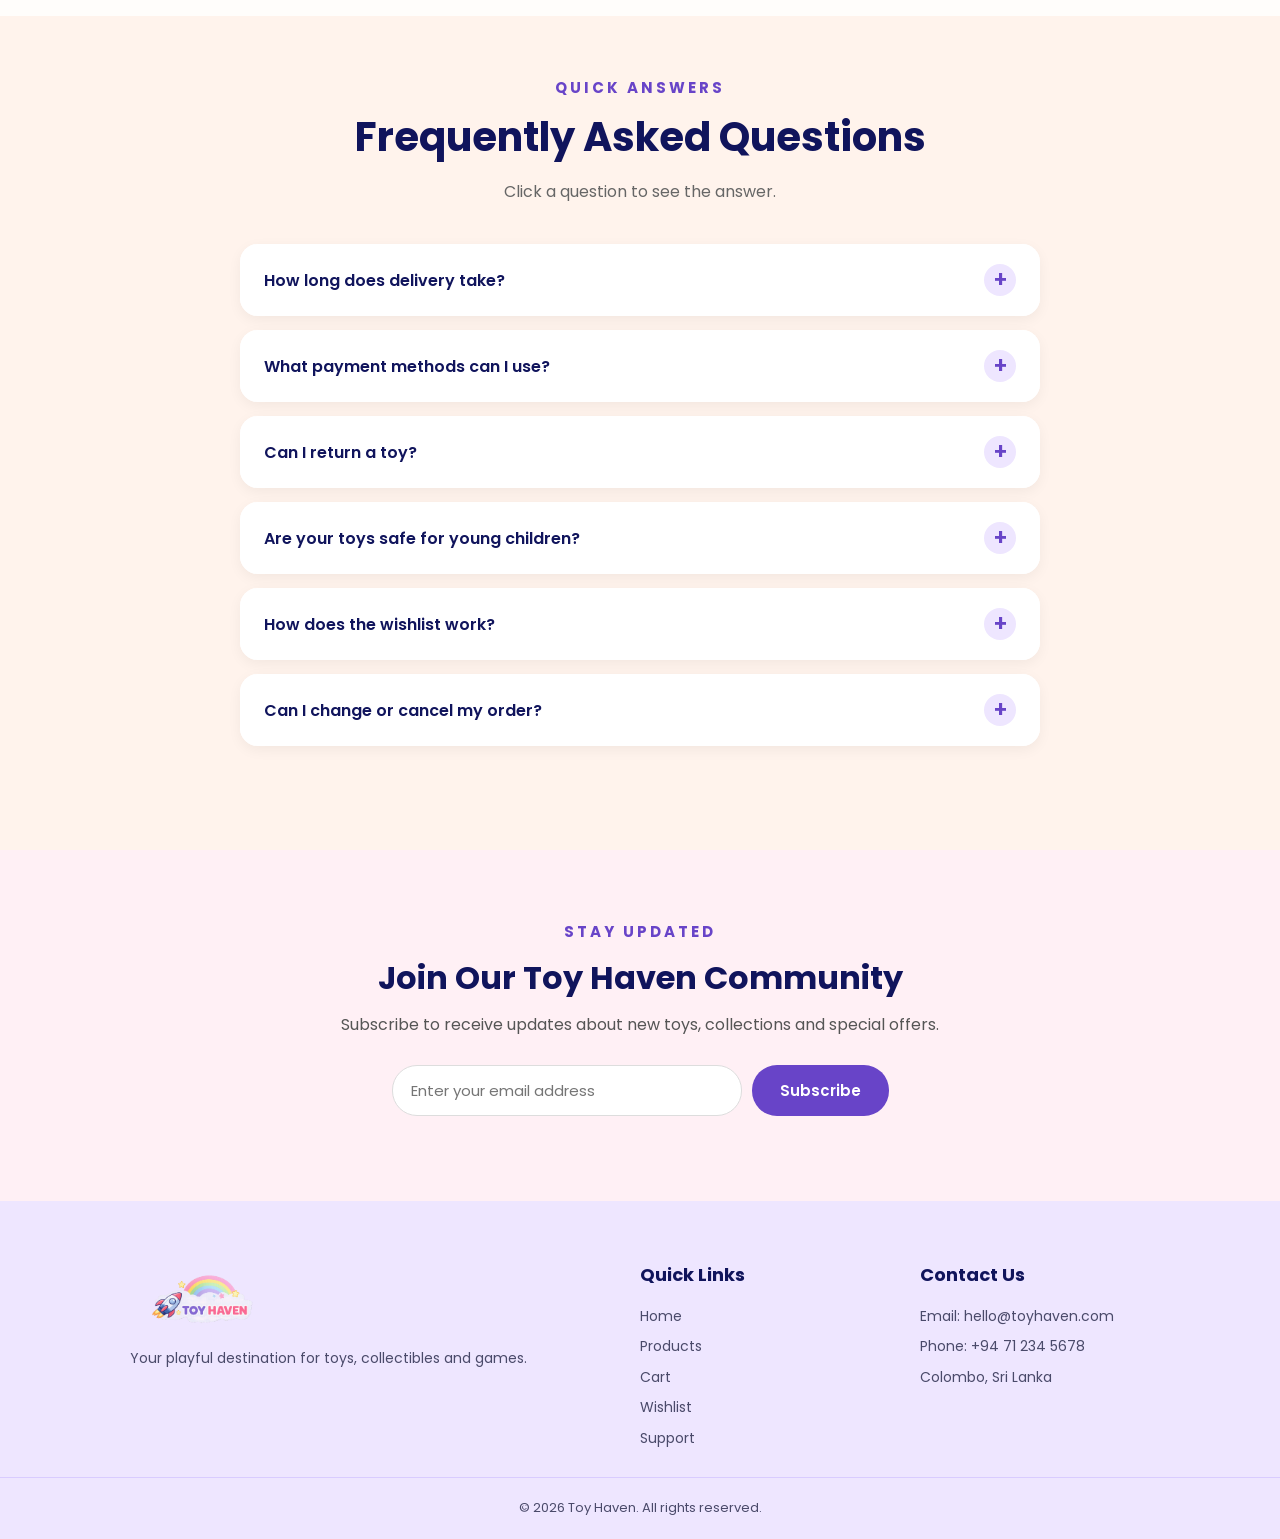
<file: support.html>
<!DOCTYPE html>
<html lang="en">

<head>

    <meta charset="UTF-8">

    <meta name="viewport" content="width=device-width, initial-scale=1.0">

    <title>Toy Haven | Feedback &amp; Support</title>

    <meta name="description" content="Contact Toy Haven, send us your feedback and find answers to common questions about orders, delivery and returns.">

    <meta name="theme-color" content="#eee6ff">

    <!-- Google Font -->
    <link rel="preconnect" href="https://fonts.googleapis.com">

    <link rel="preconnect" href="https://fonts.gstatic.com" crossorigin>

    <link href="https://fonts.googleapis.com/css2?family=Poppins:wght@400;500;600;700&amp;display=swap"
          rel="stylesheet">

    <link rel="stylesheet" href="css/style.css">

    <link rel="stylesheet" href="css/support.css">

    <link rel="icon" href="images/logo.png">

    <link rel="manifest" href="manifest.json">

    <link rel="apple-touch-icon" href="images/icons/icon-192.png">

</head>


<body>

    <header class="header">

        <div class="header-container">

            <a href="index.html" class="logo">

                <img src="images/logo.png" alt="Toy Haven Logo">

            </a>


            <nav class="navigation" id="navigation">

                <a href="index.html">Home</a>

                <a href="products.html">Products</a>

                <a href="cart.html">
                    Cart
                    <span id="cartCount">0</span>
                </a>

                <a href="wishlist.html">Wishlist</a>

                <a href="support.html" class="active">Support</a>

            </nav>


            <button class="menu-button" id="menuButton" type="button" aria-label="Open menu">

                <span></span>
                <span></span>
                <span></span>

            </button>

        </div>

    </header>

    <main>

        <section class="page-banner">

            <p class="small-title">WE'RE HERE TO HELP</p>

            <h1>Feedback &amp; Support</h1>

            <p>Have a question or an idea? Send us a message or check the answers below.</p>

        </section>

        <section class="contact-cards">

            <h2 class="hidden-label">Ways to contact us</h2>

            <div class="contact-card">
                <p class="contact-icon">📧</p>
                <h3>Email Us</h3>
                <p>hello@toyhaven.com</p>
            </div>

            <div class="contact-card">
                <p class="contact-icon">📞</p>
                <h3>Call Us</h3>
                <p>+94 71 234 5678</p>
            </div>

            <div class="contact-card">
                <p class="contact-icon">⏰</p>
                <h3>Opening Hours</h3>
                <p>Mon – Sat, 9 am – 6 pm</p>
            </div>

        </section>


        <section class="feedback-section">

            <div class="section-heading">

                <p>SEND US A MESSAGE</p>

                <h2>Share Your Feedback</h2>

                <span>We read every message and reply within 1–2 working days.</span>

            </div>

            <form class="feedback-form" id="feedbackForm" novalidate>

                <div class="form-group">

                    <label for="feedbackName">Full Name *</label>

                    <input type="text" id="feedbackName" placeholder="e.g. Nimal Perera" autocomplete="name">

                    <p class="error-message" id="nameError"></p>

                </div>

                <div class="form-group">

                    <label for="feedbackEmail">Email Address *</label>

                    <input type="email" id="feedbackEmail" placeholder="e.g. nimal@gmail.com" autocomplete="email">

                    <p class="error-message" id="emailError"></p>

                </div>

                <div class="form-group">

                    <label for="feedbackTopic">Topic</label>

                    <select id="feedbackTopic">
                        <option value="General Feedback">General Feedback</option>
                        <option value="Order Question">Order Question</option>
                        <option value="Delivery">Delivery</option>
                        <option value="Returns">Returns</option>
                        <option value="Product Request">Product Request</option>
                    </select>

                </div>

                <div class="form-group">

                    <label for="feedbackMessage">Message *</label>

                    <textarea id="feedbackMessage" rows="6" maxlength="500"
                              placeholder="Write your message here (at least 10 characters)"></textarea>

                    <p class="character-count" id="characterCount">0 / 500</p>

                    <p class="error-message" id="messageError"></p>

                </div>


                <button type="submit" class="shop-button send-button">Send Message</button>

            </form>

            <div class="thank-you" id="thankYou">

                <p class="tick">✔</p>

                <h3>Thank you, <span id="thankName">friend</span>!</h3>

                <p>Your message has been received. We'll get back to you soon.</p>

                <button type="button" class="shop-button" id="sendAnother">Send Another Message</button>

            </div>

        </section>


        <section class="faq-section" id="faq">

            <div class="section-heading">

                <p>QUICK ANSWERS</p>

                <h2>Frequently Asked Questions</h2>

                <span>Click a question to see the answer.</span>

            </div>


            <div class="faq-list">

                <div class="faq-item">
                    <button type="button" class="faq-question" aria-expanded="false">
                        How long does delivery take?
                        <span class="faq-icon">+</span>
                    </button>
                    <div class="faq-answer">
                        <p>We deliver island-wide within 2–4 working days. Orders in Colombo usually arrive in 1–2 days.</p>
                    </div>
                </div>

                <div class="faq-item">
                    <button type="button" class="faq-question" aria-expanded="false">
                        What payment methods can I use?
                        <span class="faq-icon">+</span>
                    </button>
                    <div class="faq-answer">
                        <p>You can pay by credit or debit card, or choose Cash on Delivery at checkout.</p>
                    </div>
                </div>

                <div class="faq-item">
                    <button type="button" class="faq-question" aria-expanded="false">
                        Can I return a toy?
                        <span class="faq-icon">+</span>
                    </button>
                    <div class="faq-answer">
                        <p>Yes. Unused toys in their original box can be returned within 14 days for a full refund.</p>
                    </div>
                </div>

                <div class="faq-item">
                    <button type="button" class="faq-question" aria-expanded="false">
                        Are your toys safe for young children?
                        <span class="faq-icon">+</span>
                    </button>
                    <div class="faq-answer">
                        <p>Every toy is quality checked and labelled with a recommended age. Please check the age before buying for small children.</p>
                    </div>
                </div>

                <div class="faq-item">
                    <button type="button" class="faq-question" aria-expanded="false">
                        How does the wishlist work?
                        <span class="faq-icon">+</span>
                    </button>
                    <div class="faq-answer">
                        <p>Tap the heart on any product to save it. On the Wishlist page you can mark each toy as Interested, Owned or Not Interested.</p>
                    </div>
                </div>

                <div class="faq-item">
                    <button type="button" class="faq-question" aria-expanded="false">
                        Can I change or cancel my order?
                        <span class="faq-icon">+</span>
                    </button>
                    <div class="faq-answer">
                        <p>Contact us within 12 hours of placing your order and we'll be happy to change or cancel it.</p>
                    </div>
                </div>

            </div>

        </section>

    </main>


    <footer class="footer">

        <div class="newsletter">

            <p class="small-title">STAY UPDATED</p>

            <h2>Join Our Toy Haven Community</h2>

            <p>Subscribe to receive updates about new toys, collections and special offers.</p>


            <form id="newsletterForm" novalidate>

                <label for="newsletterEmail" class="hidden-label">Email address</label>

                <input type="email"
                       id="newsletterEmail"
                       placeholder="Enter your email address">

                <button type="submit">Subscribe</button>

            </form>


            <p id="newsletterMessage"></p>

        </div>


        <div class="footer-content">

            <div class="footer-section">

                <div class="footer logo">
                    <img src="images/logo.png" alt="Toy Haven Logo">
                </div>

                <p>Your playful destination for toys, collectibles and games.</p>

            </div>


            <div class="footer-section">

                <h3>Quick Links</h3>

                <a href="index.html">Home</a>

                <a href="products.html">Products</a>

                <a href="cart.html">Cart</a>

                <a href="wishlist.html">Wishlist</a>

                <a href="support.html">Support</a>

            </div>


            <div class="footer-section">

                <h3>Contact Us</h3>

                <p>Email: hello@toyhaven.com</p>

                <p>Phone: +94 71 234 5678</p>

                <p>Colombo, Sri Lanka</p>

            </div>

        </div>


        <div class="footer-bottom">

            <p>&copy; 2026 Toy Haven. All rights reserved.</p>

        </div>

    </footer>


    <script src="js/product-data.js"></script>   

    <script src="js/script.js"></script>         

    <script src="js/support.js"></script>       

</body>

</html>
</file>
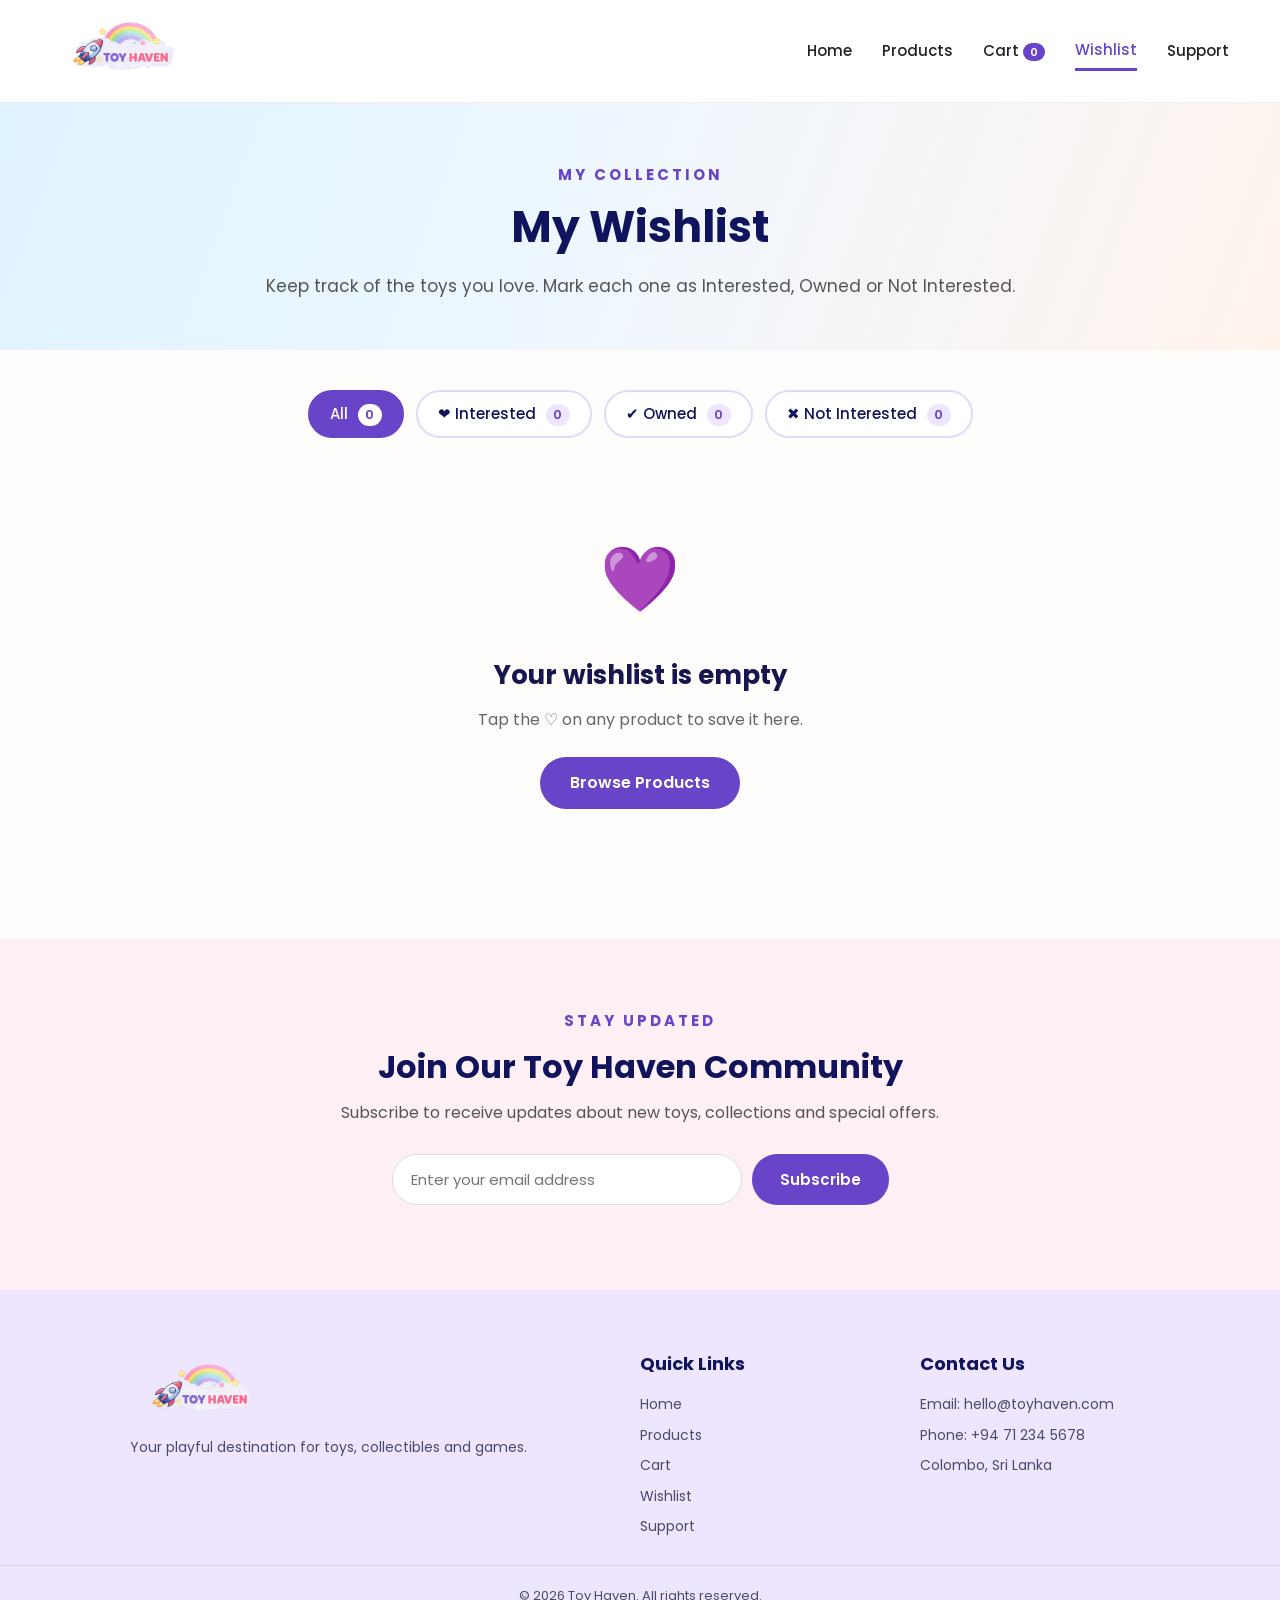
<file: wishlist.html>
<!DOCTYPE html>
<html lang="en">

<head>

    <meta charset="UTF-8">

    <meta name="viewport" content="width=device-width, initial-scale=1.0">

    <title>Toy Haven | My Wishlist</title>

    <meta name="description" content="Your Toy Haven wishlist and collection. Mark saved toys as Interested, Owned or Not Interested.">

    <meta name="theme-color" content="#eee6ff">

    <!-- Google Font -->
    <link rel="preconnect" href="https://fonts.googleapis.com">

    <link rel="preconnect" href="https://fonts.gstatic.com" crossorigin>

    <link href="https://fonts.googleapis.com/css2?family=Poppins:wght@400;500;600;700&amp;display=swap"
          rel="stylesheet">

    <link rel="stylesheet" href="css/style.css">

    <link rel="stylesheet" href="css/wishlist.css">

    <link rel="icon" href="images/logo.png">

    <link rel="manifest" href="manifest.json">

    <link rel="apple-touch-icon" href="images/icons/icon-192.png">

</head>


<body>

    <header class="header">

        <div class="header-container">

            <a href="index.html" class="logo">

                <img src="images/logo.png" alt="Toy Haven Logo">

            </a>


            <nav class="navigation" id="navigation">

                <a href="index.html">Home</a>

                <a href="products.html">Products</a>

                <a href="cart.html">
                    Cart
                    <span id="cartCount">0</span>
                </a>

                <a href="wishlist.html" class="active">Wishlist</a>

                <a href="support.html">Support</a>

            </nav>


            <button class="menu-button" id="menuButton" type="button" aria-label="Open menu">

                <span></span>
                <span></span>
                <span></span>

            </button>

        </div>

    </header>

    <main>

        <section class="page-banner">

            <p class="small-title">MY COLLECTION</p>

            <h1>My Wishlist</h1>

            <p>Keep track of the toys you love. Mark each one as Interested, Owned or Not Interested.</p>

        </section>


        <section class="wishlist-tools">

            <h2 class="hidden-label">Filter your wishlist</h2>

            <div class="status-tabs">

                <button type="button" class="status-tab active" data-status="All">
                    All <span id="countAll">0</span>
                </button>

                <button type="button" class="status-tab" data-status="Interested">
                    ❤ Interested <span id="countInterested">0</span>
                </button>

                <button type="button" class="status-tab" data-status="Owned">
                    ✔ Owned <span id="countOwned">0</span>
                </button>

                <button type="button" class="status-tab" data-status="Not Interested">
                    ✖ Not Interested <span id="countNotInterested">0</span>
                </button>

            </div>

        </section>


        <section class="wishlist-section">

            <h2 class="hidden-label">Saved toys</h2>

            <div class="wishlist-grid" id="wishlistGrid"></div>

            <div class="empty-wishlist" id="emptyWishlist">

                <p class="empty-icon">💜</p>

                <h3 id="emptyTitle">Your wishlist is empty</h3>

                <p id="emptyText">Tap the ♡ on any product to save it here.</p>

                <a href="products.html" class="shop-button">Browse Products</a>

            </div>

        </section>

    </main>

    <footer class="footer">

        <div class="newsletter">

            <p class="small-title">STAY UPDATED</p>

            <h2>Join Our Toy Haven Community</h2>

            <p>Subscribe to receive updates about new toys, collections and special offers.</p>


            <form id="newsletterForm" novalidate>

                <label for="newsletterEmail" class="hidden-label">Email address</label>

                <input type="email"
                       id="newsletterEmail"
                       placeholder="Enter your email address">

                <button type="submit">Subscribe</button>

            </form>


            <p id="newsletterMessage"></p>

        </div>


        <div class="footer-content">

            <div class="footer-section">

                <div class="footer logo">
                    <img src="images/logo.png" alt="Toy Haven Logo">
                </div>

                <p>Your playful destination for toys, collectibles and games.</p>

            </div>


            <div class="footer-section">

                <h3>Quick Links</h3>

                <a href="index.html">Home</a>

                <a href="products.html">Products</a>

                <a href="cart.html">Cart</a>

                <a href="wishlist.html">Wishlist</a>

                <a href="support.html">Support</a>

            </div>


            <div class="footer-section">

                <h3>Contact Us</h3>

                <p>Email: hello@toyhaven.com</p>

                <p>Phone: +94 71 234 5678</p>

                <p>Colombo, Sri Lanka</p>

            </div>

        </div>


        <div class="footer-bottom">

            <p>&copy; 2026 Toy Haven. All rights reserved.</p>

        </div>

    </footer>


    <script src="js/product-data.js"></script>   

    <script src="js/script.js"></script>        

    <script src="js/wishlist.js"></script>       

</body>

</html>
</file>
<file: css/style.css>
* {
    margin: 0;
    padding: 0;
    box-sizing: border-box;
}
 
 
html {
    scroll-behavior: smooth;
}
 
 
body {
    font-family: 'Poppins', sans-serif;
    background-color: #fffdfb;
    color: #17164f;
    line-height: 1.6;
}
 
 
a {
    text-decoration: none;
    color: inherit;
}
 
 
img {
    max-width: 100%;
}
 
 
 
.header {
    position: sticky;
    top: 0;
    z-index: 10;
 
    background-color: white;
    padding: 8px 4%;
    border-bottom: 1px solid #eeeeee;
}
 
 
.header-container {
    max-width: 1400px;
    margin: auto;
 
    display: flex;
    align-items: center;
    justify-content: space-between;
}
 
 
.logo img {
    width: 140px;
    height: auto;
    display: block;
}
 
 
.navigation {
    display: flex;
    align-items: center;
    gap: 30px;
}
 
 
.navigation a {
    color: #222222;
    font-size: 15px;
    font-weight: 500;
    padding: 6px 0;
    transition: 0.3s;
}
 
 
.navigation a:hover {
    color: #6844c8;
}
 
 
.navigation a.active {
    color: #6844c8;
    border-bottom: 3px solid #6844c8;
}
 
 
#cartCount {
    background-color: #6844c8;
    color: white;
 
    padding: 1px 7px;
    border-radius: 20px;
 
    font-size: 11px;
    font-weight: 600;
}
  
.menu-button {
    display: none;         
 
    flex-direction: column;
    gap: 5px;
 
    padding: 10px;
    border: none;
    background: none;
    cursor: pointer;
}
 
 
.menu-button span {
    width: 28px;
    height: 3px;
    background-color: #6844c8;
    border-radius: 3px;
    transition: 0.3s;
}

 
.menu-button.open span:nth-child(1) {
    transform: translateY(8px) rotate(45deg);
}
 
.menu-button.open span:nth-child(2) {
    opacity: 0;
}
 
.menu-button.open span:nth-child(3) {
    transform: translateY(-8px) rotate(-45deg);
}
 

 
.hero {
    min-height: 560px;
 
    display: flex;
    align-items: center;
 
    padding: 60px 7%;
 
    background: linear-gradient(110deg, #dff3ff 0%, #eef7ff 45%, #fff3ec 100%);
 
    position: relative;
    overflow: hidden;
}
 
 
.hero-content {
    width: 45%;
}
 
 
.hero-small-text {
    color: #6844c8;
    font-size: 16px;
    font-weight: 700;
    letter-spacing: 3px;
    margin-bottom: 15px;
}
 
 
.hero-content h1 {
    font-size: 56px;
    line-height: 1.1;
    margin-bottom: 25px;
    color: #10145c;
}
 
 
#herodescription {
    font-size: 18px;
    color: #303b5e;
    max-width: 600px;
}
 
 
.hero-button {
    display: inline-block;
    margin-top: 25px;
    padding: 15px 35px;
 
    background-color: #6844c8;
    color: white;
 
    font-size: 17px;
    font-weight: 600;
 
    border-radius: 35px;
    box-shadow: 0 7px 15px rgba(104, 68, 200, 0.25);
    transition: 0.3s;
}
 
 
.hero-button:hover {
    background-color: #5a37b5;
    transform: translateY(-3px);
}
 
 
.hero-image {
    width: 55%;
    display: flex;
    justify-content: center;
}
 
 
.hero-image img {
    width: 100%;
    max-width: 650px;
    height: 450px;
    object-fit: contain;
}
 
 
/* fade effect when the banner changes */
 
#heroImage,
#heroContent {
    transition: opacity 0.5s;
}
 
 
.fade {
    opacity: 0;
}
 
 
.section-heading {
    text-align: center;
    margin-bottom: 40px;
}
 
 
.section-heading p,
.small-title {
    color: #6844c8;
    font-size: 15px;
    font-weight: 700;
    letter-spacing: 3px;
}
 
 
.section-heading h2 {
    font-size: 40px;
    margin: 5px 0 10px;
    color: #10145c;
}
 
 
.section-heading span {
    color: #666666;
    font-size: 16px;
}
 
 
.categories {
    padding: 70px 7%;
}
 
 
.category-container {
    max-width: 1300px;
    margin: auto;
 
    display: grid;
    grid-template-columns: repeat(4, 1fr);
    gap: 25px;
}
 
 
.category-card {
    background-color: #eee6ff;
    border-radius: 22px;
    padding: 25px;
    text-align: center;
    transition: 0.3s;
}
 
 
.category-card:nth-child(2) {
    background-color: #fff0f5;
}
 
.category-card:nth-child(3) {
    background-color: #eaf8ef;
}
 
.category-card:nth-child(4) {
    background-color: #dff3ff;
}
 
 
.category-card:hover {
    transform: translateY(-7px);
    box-shadow: 0 10px 25px rgba(0, 0, 0, 0.08);
}
 
 
.category-card img {
    width: 100%;
    height: 180px;
    object-fit: contain;
    border-radius: 15px;
}
 
 
.category-card h3 {
    margin-top: 15px;
    font-size: 20px;
}
 
 
.category-card p {
    color: #555555;
    font-size: 14px;
    margin-bottom: 12px;
}
 
 
.category-link {
    color: #6844c8;
    font-size: 14px;
    font-weight: 600;
}
 
 
.featured {
    padding: 70px 7%;
    background-color: #fff3ec;
}
 
 
.featured-container {
    max-width: 1300px;
    margin: auto;
 
    display: grid;
    grid-template-columns: repeat(4, 1fr);
    gap: 24px;
}
 
 
.product-card {
    background-color: white;
    border-radius: 18px;
    overflow: hidden;
    box-shadow: 0 5px 18px rgba(0, 0, 0, 0.05);
    transition: 0.3s;
}
 
 
.product-card:hover {
    transform: translateY(-8px);
    box-shadow: 0 12px 28px rgba(0, 0, 0, 0.10);
}
 
 
.product-image {
    height: 230px;
    overflow: hidden;           
 
    display: flex;              
    align-items: center;       
    justify-content: center;
}
 
 
.product-image img {
    width: 100% !important;     
    height: 100% !important;
    object-fit: contain;        /* the whole photo shows, nothing is cut */
    mix-blend-mode: multiply;   /* a white photo background turns into the pastel colour */
    transition: 0.3s;
}
 
 
.product-card:hover .product-image img {
    transform: scale(1.08);
}
 
 
.product-image.figurines {
    background-color: #eee6ff;
}
 
.product-image.toys {
    background-color: #fff0f5;
}
 
.product-image.board-games {
    background-color: #eaf8ef;
}
 
.product-image.diecast-cars {
    background-color: #dff3ff;
}
 
 
.product-information {
    padding: 22px;
}
 
 
.product-category {
    color: #6844c8;
    font-size: 12px;
    font-weight: 600;
    margin-bottom: 4px;
}
 
 
.product-information h3 {
    font-size: 17px;
    margin-bottom: 8px;
}
 
 
.product-price {
    font-size: 18px;
    font-weight: 700;
    margin-bottom: 16px;
}
 
 
.product-button {
    width: 100%;
    padding: 10px 16px;
 
    border: 2px solid #6844c8;
    border-radius: 20px;
    background-color: white;
    color: #6844c8;
 
    font-family: inherit;
    font-size: 14px;
    font-weight: 600;
 
    cursor: pointer;
    transition: 0.3s;
}
 
 
.product-button:hover {
    background-color: #6844c8;
    color: white;
}
 
 
.view-all-container {
    text-align: center;
    margin-top: 45px;
}
 
 
.view-all-button {
    display: inline-block;
    padding: 12px 28px;
 
    background-color: #6844c8;
    color: white;
 
    border-radius: 25px;
    font-size: 15px;
    font-weight: 600;
    transition: 0.3s;
}
 
 
.view-all-button:hover {
    background-color: #5a37b5;
    transform: translateY(-2px);
}


.product-of-day {
    padding: 80px 7%;
    background-color: #eee6ff;
}

.product-day-box {
    max-width: 1000px;
    margin: auto;
    padding: 45px;
 
    border-radius: 25px;
    background-color: white;
 
    display: flex;
    align-items: center;
    gap: 50px;
 
    box-shadow: 0 10px 30px rgba(80, 50, 130, 0.08);
}
 
.product-day-image {
    min-width: 260px;
    height: 260px;
 
    border-radius: 20px;
    background-color: #eee6ff;
 
    overflow: hidden;           /* nothing spills outside the box */
 
    display: flex;
    align-items: center;
    justify-content: center;
}
 
.product-day-image img {
    width: 100% !important;
    height: 100% !important;
    object-fit: contain;
}
 
.product-day-content {
    flex: 1;
}
 
.product-day-content h2 {
    font-size: 32px;
    margin: 8px 0;
}
 
.product-day-content h3 {
    color: #6844c8;
    font-size: 22px;
    margin-bottom: 10px;
}
 
.product-day-content p {
    color: #555555;
    margin-bottom: 18px;
}
 
.product-day-price {
    color: #10145c !important;
    font-size: 22px;
    font-weight: 700;
}
 
 
.shop-button {
    padding: 13px 30px;
    border: none;
    border-radius: 30px;
 
    background-color: #6844c8;
    color: white;
 
    font-family: inherit;
    font-size: 16px;
    font-weight: 600;
 
    cursor: pointer;
    transition: 0.3s;
}
 
.shop-button:hover {
    background-color: #5a37b5;
    transform: translateY(-3px);
}
 
 
 
.footer {
    background-color: #eee6ff;
    color: #10145c;
}
 
 
 
.newsletter {
    padding: 70px 7%;
    text-align: center;
    background-color: #fff0f5;
}
 
 
.newsletter h2 {
    font-size: 32px;
    margin: 8px 0;
}
 
 
.newsletter p {
    color: #555555;
}
 
 
.newsletter .small-title {
    color: #6844c8;
}
 
 
.newsletter form {
    margin-top: 28px;
    display: flex;
    justify-content: center;
    gap: 10px;
}
 
 
.newsletter input {
    width: 350px;
    padding: 13px 18px;
 
    border: 1px solid #dddddd;
    border-radius: 25px;
 
    font-family: inherit;
    font-size: 15px;
    outline: none;
}
 
 
.newsletter input:focus {
    border-color: #6844c8;
}
 
 
.newsletter button {
    padding: 13px 28px;
    border: none;
    border-radius: 25px;
 
    background-color: #6844c8;
    color: white;
 
    font-family: inherit;
    font-size: 15px;
    font-weight: 600;
 
    cursor: pointer;
    transition: 0.3s;
}
 
 
.newsletter button:hover {
    background-color: #5a37b5;
}
 
 
#newsletterMessage {
    margin-top: 15px;
    font-weight: 600;
}
 
 
#newsletterMessage.error {
    color: #c0264b;
}
 
 
#newsletterMessage.success {
    color: #1f7a45;
}
 
 
/* hides the label on screen but screen readers can still read it */
.hidden-label {
    position: absolute;
    width: 1px;
    height: 1px;
    overflow: hidden;
    clip: rect(0, 0, 0, 0);
    white-space: nowrap;
}
 
 
.footer-content {
    max-width: 1200px;
    margin: auto;
    padding: 60px 7% 20px;
 
    display: grid;
    grid-template-columns: 2fr 1fr 1fr;
    gap: 50px;
}
 
 
.footer-section h3 {
    margin-bottom: 15px;
    font-size: 18px;
}
 
 
.footer-section p {
    color: #4a4a6a;
    font-size: 14px;
    margin-bottom: 8px;
}
 
 
.footer-section a {
    display: block;
    color: #4a4a6a;
    font-size: 14px;
    margin-bottom: 8px;
    transition: 0.3s;
}
 
 
.footer-section a:hover {
    color: #6844c8;
    transform: translateX(4px);
}
 
 
.footer-bottom {
    padding: 20px;
    border-top: 1px solid #d9ccff;
    text-align: center;
    color: #4a4a6a;
    font-size: 13px;
}
 
 
.toast {
    position: fixed;
    bottom: 25px;
    left: 50%;
    transform: translateX(-50%);
    z-index: 100;
 
    width: max-content;
    max-width: 90%;
    padding: 14px 24px;
 
    background-color: #6844c8;
    color: white;
    border-radius: 12px;
    font-weight: 600;
 
    animation: popUp 0.3s;
}
 

 
.reveal {
    opacity: 0;
    transform: translateY(40px);
    transition: 0.8s;
}
 
 
.reveal.show {
    opacity: 1;
    transform: translateY(0);
}
 
 
@keyframes popUp {
    from {
        opacity: 0;
        transform: translateX(-50%) scale(0.8);
    }
    to {
        opacity: 1;
        transform: translateX(-50%) scale(1);
    }
}
 
 

 /*for tablets*/
@media (max-width: 900px) {
 
    .menu-button {
        display: flex;
    }
 
    .navigation {
        display: none;
        flex-direction: column;
        gap: 15px;
 
        position: absolute;
        top: 100%;
        right: 20px;
 
        background-color: white;
        padding: 20px 30px;
        border-radius: 15px;
        box-shadow: 0 8px 25px rgba(0, 0, 0, 0.1);
    }
 
 
    .navigation.show {
        display: flex;
    }
 
 
    .hero {
        flex-direction: column;
        text-align: center;
        padding: 50px 6%;
    }
 
 
    .hero-content,
    .hero-image {
        width: 100%;
    }
 
 
    .hero-content h1 {
        font-size: 40px;
    }
 
 
    #herodescription {
        margin: auto;
    }
 
 
    .hero-image img {
        height: 350px;
    }
 
 
    .category-container,
    .featured-container {
        grid-template-columns: repeat(2, 1fr);
    }
 
 
    .product-day-box {
        flex-direction: column;
        text-align: center;
        padding: 30px 20px;
        gap: 25px;
    }
 
 
    .product-day-image {
        min-width: 220px;
        width: 220px;
        height: 220px;
    }
 
}
 
 

 /*for mobile*/
@media (max-width: 600px) {
 
    .logo img {
        width: 115px;
    }
 
 
    .hero-content h1 {
        font-size: 32px;
    }
 
 
    #herodescription {
        font-size: 15px;
    }
 
 
    .hero-image img {
        height: 260px;
    }
 
 
    .categories,
    .featured,
    .product-of-day,
    .newsletter {
        padding: 55px 6%;
    }
 
 
    .section-heading h2 {
        font-size: 28px;
    }
 
    .category-container,
    .featured-container {
        grid-template-columns: 1fr;
    }
 
    .product-day-content h2 {
        font-size: 26px;
    }
 
    .newsletter form {
        flex-direction: column;
    }
 
    .newsletter input,
    .newsletter button {
        width: 100%;
    }
 
    .footer-content {
        grid-template-columns: 1fr;
        gap: 30px;
    }

    .footer-logo img {
    width: 150px;
    height: auto;
}
 
}
</file>
<file: css/home.css>
.announcement-bar {
    padding: 9px 20px;
    text-align: center;

    background: linear-gradient(90deg, #ffd6e8, #e3d7ff, #d4ecff);
    color: #10145c;

    font-size: 14px;
    font-weight: 600;
}


.hero {
    position: relative;
    overflow: hidden;                 
    padding-bottom: 120px;
    background: linear-gradient(120deg, #ece4ff 0%, #fde9f2 50%, #e0f1ff 100%);
}

.hero-content,
.hero-image {
    position: relative;
    z-index: 2;
}


.blob {
    position: absolute;
    border-radius: 50%;
    opacity: 0.7;
    z-index: 1;
}

.blob-1 {
    width: 320px;
    height: 320px;
    top: -90px;
    left: -90px;
    background-color: #ffd6e8;
}

.blob-2 {
    width: 260px;
    height: 260px;
    bottom: 40px;
    left: 38%;
    background-color: #d4ecff;
}


.floating-icon {
    position: absolute;
    z-index: 1;
    font-size: 34px;
    animation: floatUpDown 5s ease-in-out infinite;
}

.icon-1 { top: 12%; left: 44%; }
.icon-2 { top: 18%; right: 6%; animation-delay: 1s; }
.icon-3 { bottom: 26%; left: 4%; animation-delay: 2s; }
.icon-4 { bottom: 30%; right: 42%; animation-delay: 3s; font-size: 26px; }


.hero-small-text {
    display: inline-block;
    padding: 6px 16px;
    border-radius: 30px;
    background-color: white;
    box-shadow: 0 4px 12px rgba(104, 68, 200, 0.12);
    font-size: 14px;
}


.hero-buttons {
    margin-top: 28px;

    display: flex;
    flex-wrap: wrap;
    gap: 14px;
}


.hero-buttons .hero-button {
    margin-top: 0;
}


.hero-button-outline {
    display: inline-block;
    padding: 13px 30px;

    border: 2px solid #6844c8;
    border-radius: 35px;
    background-color: white;
    color: #6844c8;

    font-size: 17px;
    font-weight: 600;

    transition: 0.3s;
}


.hero-button-outline:hover {
    background-color: #6844c8;
    color: white;
    transform: translateY(-3px);
}


.hero-badges {
    margin-top: 26px;
    padding: 0;
    list-style: none;

    display: flex;
    flex-wrap: wrap;
    gap: 10px;
}


.hero-badges li {
    padding: 7px 14px;
    border-radius: 20px;
    background-color: rgba(255, 255, 255, 0.8);

    font-size: 14px;
    font-weight: 500;
    color: #10145c;
}


.hero-image {
    display: flex;
    align-items: center;
    justify-content: center;
}


.hero-circle {
    position: absolute;
    width: 80%;
    max-width: 480px;
    aspect-ratio: 1 / 1;

    border-radius: 50%;
    background: radial-gradient(circle, #ffffff 0%, #f3ecff 70%);
    box-shadow: 0 20px 50px rgba(104, 68, 200, 0.15);
}


.hero-image img {
    position: relative;
    animation: floatUpDown 6s ease-in-out infinite;
}


.hero-sticker {
    position: absolute;
    top: 8%;
    right: 10%;

    width: 96px;
    height: 96px;

    display: flex;
    align-items: center;
    justify-content: center;

    border-radius: 50%;
    background-color: #ffe27a;
    color: #10145c;

    font-size: 13px;
    font-weight: 800;
    line-height: 1.2;
    text-align: center;

    box-shadow: 0 8px 20px rgba(0, 0, 0, 0.12);
    animation: wobble 3s ease-in-out infinite;
}


.hero-wave {
    position: absolute;
    bottom: -1px;
    left: 0;
    z-index: 2;

    width: 100%;
    height: 90px;
}


.hero-wave path {
    fill: #fffdfb;     
}


.features {
    position: relative;
    z-index: 3;

    max-width: 1200px;
    margin: -40px auto 0;       
    padding: 0 7%;

    display: grid;
    grid-template-columns: repeat(4, 1fr);
    gap: 18px;
}


.feature-card {
    padding: 18px 20px;

    display: flex;
    align-items: center;
    gap: 14px;

    border-radius: 20px;
    background-color: white;
    box-shadow: 0 10px 25px rgba(80, 50, 130, 0.10);

    transition: 0.3s;
}


.feature-card:hover {
    transform: translateY(-6px);
}


.feature-icon {
    min-width: 52px;
    height: 52px;

    display: flex;
    align-items: center;
    justify-content: center;

    border-radius: 50%;
    background-color: #eee6ff;
    font-size: 24px;
}


.feature-card:nth-of-type(2) .feature-icon { background-color: #fff0f5; }
.feature-card:nth-of-type(3) .feature-icon { background-color: #eaf8ef; }
.feature-card:nth-of-type(4) .feature-icon { background-color: #dff3ff; }


.feature-card h3 {
    font-size: 16px;
    color: #10145c;
}


.feature-card p {
    font-size: 13px;
    color: #666666;
}


.section-heading h2::after {
    content: "";
    display: block;

    width: 70px;
    height: 5px;
    margin: 12px auto 0;

    border-radius: 5px;
    background: linear-gradient(90deg, #f3a6c3, #a88bef, #8cc8f5);
}


.category-card {
    position: relative;
}


.category-emoji {
    position: absolute;
    top: 14px;
    right: 14px;

    width: 44px;
    height: 44px;

    display: flex;
    align-items: center;
    justify-content: center;

    border-radius: 50%;
    background-color: white;
    box-shadow: 0 4px 12px rgba(0, 0, 0, 0.08);

    font-size: 22px;
    transition: 0.4s;
}


.category-card:hover .category-emoji {
    transform: rotate(20deg) scale(1.15);
}


.category-card img {
    transition: 0.4s;
}


.category-card:hover img {
    transform: scale(1.08);
}


.promo {
    padding: 70px 7% 30px;
}


.promo-box {
    position: relative;
    overflow: hidden;

    max-width: 1200px;
    margin: auto;
    padding: 50px 60px;

    display: flex;
    align-items: center;
    gap: 30px;

    border-radius: 30px;
    background: linear-gradient(120deg, #d9f3e8 0%, #dff3ff 55%, #eee6ff 100%);
}


.promo-box::before,
.promo-box::after {
    content: "";
    position: absolute;
    border-radius: 50%;
    background-color: rgba(255, 255, 255, 0.5);
}

.promo-box::before {
    width: 220px;
    height: 220px;
    top: -70px;
    left: -60px;
}

.promo-box::after {
    width: 160px;
    height: 160px;
    bottom: -50px;
    right: 35%;
}


.promo-text {
    position: relative;
    z-index: 1;
    flex: 1;
}


.promo-tag {
    display: inline-block;
    margin-bottom: 14px;
    padding: 6px 14px;

    border-radius: 20px;
    background-color: white;
    color: #1f7a45;

    font-size: 13px;
    font-weight: 700;
    letter-spacing: 1px;
}


.promo-text h2 {
    font-size: 38px;
    line-height: 1.2;
    color: #10145c;
    margin-bottom: 12px;
}


.promo-text p:not(.promo-tag) {
    color: #3f4a6a;
    font-size: 17px;
    margin-bottom: 24px;
}


.promo-button {
    display: inline-block;
    padding: 14px 32px;

    border-radius: 30px;
    background-color: #6844c8;
    color: white;

    font-weight: 600;
    box-shadow: 0 7px 15px rgba(104, 68, 200, 0.25);
    transition: 0.3s;
}


.promo-button:hover {
    background-color: #5a37b5;
    transform: translateY(-3px);
}


.promo-image {
    position: relative;
    z-index: 1;

    width: 42%;
    max-height: 320px;
    object-fit: contain;

    animation: floatUpDown 6s ease-in-out infinite;
}


.product-day-image {
    position: relative;
}


.day-ribbon {
    position: absolute;
    top: 14px;
    left: 14px;
    z-index: 2;

    padding: 6px 14px;
    border-radius: 20px;

    background-color: #d6336c;
    color: white;

    font-size: 12px;
    font-weight: 700;
    letter-spacing: 1px;

    animation: pulse 2s ease-in-out infinite;
}


.countdown-label {
    margin-bottom: 8px !important;
    font-size: 14px;
    font-weight: 600;
}


.countdown {
    margin-bottom: 20px;

    display: flex;
    gap: 10px;
}


.time-box {
    min-width: 70px;
    padding: 8px 10px;

    border-radius: 14px;
    background-color: #eee6ff;
    text-align: center;
}


.time-box span {
    display: block;
    font-size: 24px;
    font-weight: 700;
    color: #6844c8;
    font-variant-numeric: tabular-nums;    
}


.time-box small {
    font-size: 11px;
    color: #555555;
    text-transform: uppercase;
    letter-spacing: 1px;
}


@keyframes floatUpDown {
    0%, 100% { transform: translateY(0); }
    50% { transform: translateY(-14px); }
}


@keyframes wobble {
    0%, 100% { transform: rotate(-12deg); }
    50% { transform: rotate(8deg) scale(1.05); }
}


@keyframes pulse {
    0%, 100% { transform: scale(1); }
    50% { transform: scale(1.08); }
}

@media (prefers-reduced-motion: reduce) {

    .floating-icon,
    .hero-image img,
    .hero-sticker,
    .promo-image,
    .day-ribbon {
        animation: none;
    }

}




@media (max-width: 600px) {

    .announcement-bar {
        font-size: 12px;
    }


    .features {
        grid-template-columns: 1fr;
        margin-top: -30px;
    }


    .hero-button,
    .hero-button-outline {
        width: 100%;
        text-align: center;
    }


    .promo-text h2 {
        font-size: 26px;
    }


    .time-box {
        min-width: 60px;
    }

}
</file>
<file: css/cart.css>
.page-banner {
    padding: 60px 7% 50px;
    text-align: center;
    background: linear-gradient(110deg, #dff3ff 0%, #eef7ff 45%, #fff3ec 100%);
}

.page-banner h1 {
    font-size: 44px;
    color: #10145c;
    margin: 5px 0 10px;
}

.page-banner p:not(.small-title) {
    color: #555555;
    font-size: 17px;
}

.cart-section {
    max-width: 1300px;
    margin: auto;
    padding: 50px 7% 80px;
}

.cart-layout {
    display: flex;
    align-items: flex-start;
    gap: 30px;
}

.cart-table-box {
    flex: 1;
    background-color: white;
    border-radius: 20px;
    padding: 10px 20px;
    box-shadow: 0 5px 18px rgba(0, 0, 0, 0.05);
}

.cart-table {
    width: 100%;
    border-collapse: collapse;
}

.cart-table th {
    padding: 16px 10px;
    text-align: left;
    color: #6844c8;
    font-size: 14px;
    letter-spacing: 1px;
    border-bottom: 2px solid #eee6ff;
}

.cart-table td {
    padding: 18px 10px;
    border-bottom: 1px solid #f1ecff;
    vertical-align: middle;
}

.cart-table tbody tr {
    transition: 0.3s;
}

.cart-table tbody tr:hover {
    background-color: #faf8ff;
}

.cart-product {
    display: flex;
    align-items: center;
    gap: 15px;
}

.cart-product img {
    width: 80px;
    height: 80px;
    object-fit: contain;
    border-radius: 12px;
    background-color: white;
    border: 1px solid #eee6ff;
}

.cart-product-name {
    font-weight: 600;
    color: #10145c;
}


.subtotal {
    font-weight: 700;
    color: #10145c;
}

.quantity-box {
    display: inline-flex;
    align-items: center;
    gap: 12px;

    padding: 5px;
    border-radius: 25px;
    background-color: #eee6ff;
}


.quantity-button {
    width: 32px;
    height: 32px;

    border: none;
    border-radius: 50%;
    background-color: white;
    color: #6844c8;

    font-size: 18px;
    font-weight: 700;

    cursor: pointer;
    transition: 0.3s;
}


.quantity-button:hover {
    background-color: #6844c8;
    color: white;
    transform: scale(1.1);
}


.quantity-number {
    min-width: 20px;
    text-align: center;
    font-weight: 600;
}

.remove-button {
    width: 38px;
    height: 38px;

    border: none;
    border-radius: 50%;
    background-color: #fff0f5;

    font-size: 17px;

    cursor: pointer;
    transition: 0.3s;
}


.remove-button:hover {
    background-color: #ffd6e5;
    transform: rotate(-10deg) scale(1.1);
}

.cart-summary {
    width: 330px;
    padding: 30px;

    border-radius: 20px;
    background-color: #eee6ff;

    position: sticky;      
    top: 120px;
}


.cart-summary h3 {
    font-size: 22px;
    margin-bottom: 20px;
}


.summary-row {
    display: flex;
    justify-content: space-between;
    gap: 10px;

    padding: 12px 0;
    border-bottom: 1px solid #d9ccff;

    font-size: 15px;
}


.summary-total {
    border-bottom: none;
    font-size: 20px;
    font-weight: 700;
    color: #10145c;
}


.checkout-button {
    display: block;
    width: 100%;
    margin-top: 20px;
    text-align: center;
}


.clear-button {
    width: 100%;
    margin-top: 12px;
    padding: 12px;

    border: 2px solid #d6336c;
    border-radius: 30px;
    background-color: white;
    color: #d6336c;

    font-family: inherit;
    font-size: 15px;
    font-weight: 600;

    cursor: pointer;
    transition: 0.3s;
}


.clear-button:hover {
    background-color: #d6336c;
    color: white;
}


.continue-link {
    display: block;
    margin-top: 18px;
    text-align: center;
    color: #6844c8;
    font-size: 14px;
    font-weight: 600;
}


.continue-link:hover {
    text-decoration: underline;
}

.empty-cart {
    display: none;        
    text-align: center;
    padding: 60px 20px;
    animation: fadeUp 0.5s ease;
}


.empty-icon {
    font-size: 70px;
}


.empty-cart h3 {
    font-size: 28px;
    margin: 10px 0;
}


.empty-cart p {
    color: #666666;
    margin-bottom: 25px;
}


.empty-cart .shop-button {
    display: inline-block;
}


@keyframes fadeUp {
    from {
        opacity: 0;
        transform: translateY(20px);
    }
    to {
        opacity: 1;
        transform: translateY(0);
    }
}


/*for mobile*/
@media (max-width: 650px) {

    .cart-table thead {
        display: none;           
    }


    .cart-table,
    .cart-table tbody,
    .cart-table tr,
    .cart-table td {
        display: block;
        width: 100%;
    }


    .cart-table tr {
        padding: 15px 0;
        border-bottom: 2px solid #eee6ff;
    }


    .cart-table td {
        display: flex;
        justify-content: space-between;
        align-items: center;
        padding: 8px 0;
        border: none;
    }

    .cart-table td::before {
        content: attr(data-label);
        font-size: 13px;
        font-weight: 600;
        color: #6844c8;
    }

    .cart-table td[data-label="Product"]::before {
        content: none;
    }


    .page-banner h1 {
        font-size: 30px;
    }

}
</file>
<file: css/checkout.css>
.page-banner {
    padding: 60px 7% 50px;
    text-align: center;
    background: linear-gradient(110deg, #dff3ff 0%, #eef7ff 45%, #fff3ec 100%);
}


.page-banner h1 {
    font-size: 44px;
    color: #10145c;
    margin: 5px 0 10px;
}


.page-banner p:not(.small-title) {
    color: #555555;
    font-size: 17px;
}


.checkout-section {
    max-width: 1250px;
    margin: auto;
    padding: 50px 7% 80px;
}


.checkout-layout {
    display: flex;
    align-items: flex-start;
    gap: 30px;
}


.checkout-form {
    flex: 1;
    padding: 35px;

    border-radius: 25px;
    background-color: white;
    box-shadow: 0 10px 30px rgba(80, 50, 130, 0.08);
}


.checkout-form h3 {
    margin: 10px 0 18px;
    font-size: 21px;
    color: #10145c;
}


.form-row {
    display: flex;
    gap: 16px;
}


.form-row .form-group {
    flex: 1;
}


.form-group {
    margin-bottom: 8px;
}


.form-group label {
    display: block;
    margin-bottom: 6px;
    font-weight: 600;
    font-size: 15px;
    color: #10145c;
}


.form-group input,
.form-group textarea {
    width: 100%;
    padding: 12px 15px;

    border: 2px solid #e2d9fb;
    border-radius: 14px;
    outline: none;

    font-family: inherit;
    font-size: 15px;
    color: #17164f;

    transition: 0.3s;
}


.form-group textarea {
    resize: vertical;
}


.form-group input:focus,
.form-group textarea:focus {
    border-color: #6844c8;
    box-shadow: 0 0 0 4px #eee6ff;
}


/* red border when a box is wrong */
.form-group .input-error {
    border-color: #d6336c;
    background-color: #fff7fa;
}


.error-message {
    min-height: 20px;          
    margin-top: 5px;
    color: #c0264b;
    font-size: 13px;
    font-weight: 500;
}


.payment-options {
    display: flex;
    gap: 14px;
    margin-bottom: 20px;
}


.payment-option {
    flex: 1;
    padding: 16px;

    display: flex;
    align-items: center;
    gap: 10px;

    border: 2px solid #e2d9fb;
    border-radius: 16px;

    font-weight: 600;
    color: #10145c;

    cursor: pointer;
    transition: 0.3s;
}


.payment-option:hover {
    border-color: #6844c8;
}


.payment-option.selected {
    border-color: #6844c8;
    background-color: #eee6ff;
}


.payment-option input {
    width: 18px;
    height: 18px;
    accent-color: #6844c8;
}


.card-details {
    padding: 20px;
    margin-bottom: 20px;

    border-radius: 16px;
    background-color: #faf8ff;

    animation: fadeIn 0.4s ease;
}


.demo-note {
    margin-bottom: 14px;
    font-size: 13px;
    color: #6844c8;
}


.review-button {
    width: 100%;
    font-size: 17px;
}


.order-summary {
    width: 360px;
    padding: 30px;

    border-radius: 25px;
    background-color: #eee6ff;

    position: sticky;        
    top: 120px;
}


.order-summary h3 {
    font-size: 22px;
    margin-bottom: 16px;
}


.summary-items {
    list-style: none;
    margin-bottom: 10px;
}


.summary-items li {
    display: flex;
    justify-content: space-between;
    gap: 12px;

    padding: 10px 0;
    border-bottom: 1px dashed #cdbdf7;

    font-size: 14px;
}


.summary-line {
    display: flex;
    justify-content: space-between;
    padding: 10px 0;
    font-size: 15px;
}


.summary-final {
    margin-top: 6px;
    padding-top: 14px;
    border-top: 2px solid #cdbdf7;

    font-size: 20px;
    font-weight: 700;
    color: #10145c;
}


.delivery-note {
    margin-top: 14px;
    padding: 10px 14px;

    border-radius: 12px;
    background-color: white;

    font-size: 13px;
    color: #4a4a6a;
}


.back-link {
    display: block;
    margin-top: 16px;
    text-align: center;
    color: #6844c8;
    font-size: 14px;
    font-weight: 600;
}


.back-link:hover {
    text-decoration: underline;
}


.confirm-modal {
    width: 90%;
    max-width: 520px;
    margin: auto;
    padding: 35px;

    border: none;
    border-radius: 25px;

    animation: popIn 0.3s ease;
}


.confirm-modal::backdrop {
    background-color: rgba(16, 20, 92, 0.45);
}


.confirm-modal h2 {
    font-size: 24px;
    margin-bottom: 18px;
    color: #10145c;
}


.confirm-details {
    padding: 16px 18px;
    margin-bottom: 14px;

    border-radius: 14px;
    background-color: #faf8ff;
}


.confirm-details p {
    margin-bottom: 5px;
    font-size: 14px;
}


.confirm-buttons {
    display: flex;
    gap: 12px;
    margin-top: 22px;
}


.confirm-buttons button {
    flex: 1;
}


.edit-button {
    padding: 13px 20px;

    border: 2px solid #6844c8;
    border-radius: 30px;
    background-color: white;
    color: #6844c8;

    font-family: inherit;
    font-size: 16px;
    font-weight: 600;

    cursor: pointer;
    transition: 0.3s;
}


.edit-button:hover {
    background-color: #eee6ff;
}


.checkout-empty,
.order-success {
    display: none;             

    max-width: 600px;
    margin: auto;
    padding: 50px 30px;

    border-radius: 25px;
    background-color: white;
    text-align: center;
    box-shadow: 0 10px 30px rgba(80, 50, 130, 0.08);
}


.big-icon {
    font-size: 64px;
}


.checkout-empty h3,
.order-success h3 {
    font-size: 26px;
    margin: 10px 0;
}


.checkout-empty p,
.order-success p {
    color: #555555;
    margin-bottom: 14px;
}


.checkout-empty .shop-button,
.order-success .shop-button {
    display: inline-block;
    margin-top: 10px;
}


.order-success {
    animation: popIn 0.5s ease;
}


.success-circle {
    width: 100px;
    height: 100px;
    margin: 0 auto 10px;

    border-radius: 50%;
    background-color: #eaf8ef;
    color: #1f7a45;

    font-size: 50px;
    line-height: 100px;

    animation: tickBounce 0.7s ease 0.2s both, glow 2s ease-in-out 1s infinite;
}


@keyframes popIn {
    from {
        opacity: 0;
        transform: scale(0.85);
    }
    to {
        opacity: 1;
        transform: scale(1);
    }
}


@keyframes tickBounce {
    0% { transform: scale(0) rotate(-90deg); }
    60% { transform: scale(1.25) rotate(10deg); }
    100% { transform: scale(1) rotate(0); }
}


@keyframes glow {
    0%, 100% { box-shadow: 0 0 0 0 rgba(47, 158, 98, 0.35); }
    50% { box-shadow: 0 0 0 18px rgba(47, 158, 98, 0); }
}


@keyframes fadeIn {
    from { opacity: 0; }
    to { opacity: 1; }
}


@media (max-width: 600px) {

    .checkout-form {
        padding: 22px 18px;
    }


    .form-row,
    .payment-options {
        flex-direction: column;
        gap: 0;
    }


    .payment-options {
        gap: 10px;
    }


    .confirm-modal {
        padding: 25px 20px;
    }


    .page-banner h1 {
        font-size: 30px;
    }

}
</file>
<file: css/products.css>
.page-banner {
    padding: 60px 7% 50px;
    text-align: center;
    background: linear-gradient(110deg, #dff3ff 0%, #eef7ff 45%, #fff3ec 100%);
}


.page-banner h1 {
    font-size: 44px;
    color: #10145c;
    margin: 5px 0 10px;
}


.page-banner p:not(.small-title) {
    color: #555555;
    font-size: 17px;
}


.shop-tools {
    max-width: 1300px;
    margin: auto;
    padding: 40px 7% 10px;
    text-align: center;
}

.search-box input {
    width: 100%;
    max-width: 550px;
    padding: 14px 22px;

    border: 2px solid #e2d9fb;
    border-radius: 30px;
    outline: none;

    font-family: inherit;
    font-size: 16px;

    transition: 0.3s;
}


.search-box input:focus {
    border-color: #6844c8;
    box-shadow: 0 0 0 4px #eee6ff;
}

.filter-buttons {
    margin-top: 22px;

    display: flex;
    flex-wrap: wrap;
    justify-content: center;
    gap: 12px;
}


.filter-button {
    padding: 10px 22px;

    border: 2px solid #e2d9fb;
    border-radius: 25px;
    background-color: white;
    color: #10145c;

    font-family: inherit;
    font-size: 15px;
    font-weight: 500;

    cursor: pointer;
    transition: 0.3s;
}


.filter-button:hover {
    border-color: #6844c8;
    transform: translateY(-2px);
}


/* the selected button */
.filter-button.active {
    background-color: #6844c8;
    border-color: #6844c8;
    color: white;
}


.result-count {
    margin-top: 20px;
    color: #666666;
    font-size: 14px;
}


.shop-products {
    padding: 20px 7% 80px;
}


.shop-grid {
    max-width: 1300px;
    margin: auto;

    display: grid;
    grid-template-columns: repeat(4, 1fr);
    gap: 24px;
}


.shop-grid .product-card {
    animation: cardIn 0.5s ease;
}


.shop-grid .product-image {
    position: relative;
}


.heart-button {
    position: absolute;
    top: 12px;
    right: 12px;

    width: 42px;
    height: 42px;

    border: none;
    border-radius: 50%;
    background-color: white;
    color: #d6336c;

    font-size: 22px;
    line-height: 1;

    cursor: pointer;
    box-shadow: 0 3px 10px rgba(0, 0, 0, 0.12);
    transition: 0.3s;
}


.heart-button:hover {
    transform: scale(1.15);
}


.card-buttons {
    display: flex;
    flex-direction: column;
    gap: 8px;
}


.view-button {
    width: 100%;
    padding: 10px 16px;

    border: none;
    border-radius: 20px;
    background-color: #eee6ff;
    color: #6844c8;

    font-family: inherit;
    font-size: 14px;
    font-weight: 600;

    cursor: pointer;
    transition: 0.3s;
}


.view-button:hover {
    background-color: #ddd0ff;
}

.no-results {
    display: none;             
    text-align: center;
    color: #666666;
    font-size: 18px;
    padding: 40px 0;
}


.modal {
    width: 90%;
    max-width: 800px;
    margin: auto;
    padding: 0;

    border: none;
    border-radius: 25px;

    animation: popIn 0.3s ease;
}


.modal::backdrop {
    background-color: rgba(16, 20, 92, 0.45);
}


.modal-close {
    position: absolute;
    top: 15px;
    right: 15px;

    width: 42px;
    height: 42px;

    border: none;
    border-radius: 50%;
    background-color: #eee6ff;
    color: #10145c;

    font-size: 26px;
    line-height: 1;

    cursor: pointer;
    transition: 0.3s;
}


.modal-close:hover {
    transform: rotate(90deg);
}


.modal-body {
    display: flex;
    align-items: center;
    gap: 35px;
    padding: 40px;
}


.modal-image {
    min-width: 280px;
    height: 280px;

    border-radius: 20px;
    background-color: #eee6ff;

    display: flex;
    align-items: center;
    justify-content: center;
}


.modal-image img {
    width: 85%;
    height: 85%;
    object-fit: contain;
    mix-blend-mode: multiply;
}


.modal-info h2 {
    font-size: 28px;
    color: #10145c;
    margin: 5px 0;
}


.modal-price {
    font-size: 24px;
    font-weight: 700;
    color: #6844c8;
    margin-bottom: 12px;
}


#modalDescription {
    color: #555555;
}


.modal-buttons {
    margin-top: 22px;

    display: flex;
    flex-wrap: wrap;
    gap: 12px;
}


.wishlist-button-big {
    padding: 13px 26px;

    border: 2px solid #d6336c;
    border-radius: 30px;
    background-color: white;
    color: #d6336c;

    font-family: inherit;
    font-size: 16px;
    font-weight: 600;

    cursor: pointer;
    transition: 0.3s;
}


.wishlist-button-big:hover {
    background-color: #fff0f5;
}


@keyframes cardIn {
    from {
        opacity: 0;
        transform: translateY(20px);
    }
    to {
        opacity: 1;
        transform: translateY(0);
    }
}


@keyframes popIn {
    from {
        opacity: 0;
        transform: scale(0.85);
    }
    to {
        opacity: 1;
        transform: scale(1);
    }
}



@media (max-width: 600px) {

    .shop-grid {
        grid-template-columns: 1fr;
    }


    .page-banner h1 {
        font-size: 30px;
    }


    .filter-button {
        padding: 8px 16px;
        font-size: 14px;
    }

}
</file>
<file: css/support.css>
.page-banner {
    padding: 60px 7% 50px;
    text-align: center;
    background: linear-gradient(110deg, #dff3ff 0%, #eef7ff 45%, #fff3ec 100%);
}


.page-banner h1 {
    font-size: 44px;
    color: #10145c;
    margin: 5px 0 10px;
}


.page-banner p:not(.small-title) {
    color: #555555;
    font-size: 17px;
}


.contact-cards {
    max-width: 1100px;
    margin: auto;
    padding: 50px 7% 10px;

    display: grid;
    grid-template-columns: repeat(3, 1fr);
    gap: 22px;
}


.contact-card {
    padding: 28px 20px;
    border-radius: 20px;
    background-color: #eee6ff;
    text-align: center;
    transition: 0.3s;
}

.contact-card:nth-of-type(2) {
    background-color: #fff0f5;
}

.contact-card:nth-of-type(3) {
    background-color: #eaf8ef;
}


.contact-card:hover {
    transform: translateY(-6px);
    box-shadow: 0 10px 25px rgba(0, 0, 0, 0.08);
}


.contact-icon {
    font-size: 36px;
}


.contact-card h3 {
    margin: 8px 0 4px;
    font-size: 18px;
}


.contact-card p:not(.contact-icon) {
    color: #4a4a6a;
    font-size: 15px;
}


.feedback-section {
    padding: 60px 7%;
}


.feedback-form,
.thank-you {
    max-width: 700px;
    margin: auto;
    padding: 40px;

    border-radius: 25px;
    background-color: white;
    box-shadow: 0 10px 30px rgba(80, 50, 130, 0.08);
}


.form-group {
    margin-bottom: 10px;
}


.form-group label {
    display: block;
    margin-bottom: 7px;
    font-weight: 600;
    color: #10145c;
}


.form-group input,
.form-group select,
.form-group textarea {
    width: 100%;
    padding: 13px 16px;

    border: 2px solid #e2d9fb;
    border-radius: 14px;
    outline: none;

    font-family: inherit;
    font-size: 15px;
    color: #17164f;
    background-color: white;

    transition: 0.3s;
}


.form-group textarea {
    resize: vertical;
}


.form-group input:focus,
.form-group select:focus,
.form-group textarea:focus {
    border-color: #6844c8;
    box-shadow: 0 0 0 4px #eee6ff;
}


.form-group .input-error {
    border-color: #d6336c;
    background-color: #fff7fa;
}


.error-message {
    min-height: 20px;         

    margin-top: 6px;
    color: #c0264b;
    font-size: 13px;
    font-weight: 500;
}


.character-count {
    margin-top: 5px;
    text-align: right;
    color: #666666;
    font-size: 12px;
}


.send-button {
    width: 100%;
    font-size: 17px;
}

.shake {
    animation: shake 0.4s ease;
}


@keyframes shake {
    0%, 100% { transform: translateX(0); }
    25% { transform: translateX(-8px); }
    75% { transform: translateX(8px); }
}


.thank-you {
    display: none;             
    text-align: center;
    animation: popIn 0.5s ease;
}


.tick {
    width: 80px;
    height: 80px;
    margin: 0 auto 15px;

    border-radius: 50%;
    background-color: #eaf8ef;
    color: #1f7a45;

    font-size: 40px;
    line-height: 80px;

    animation: tickBounce 0.6s ease 0.2s both;
}


.thank-you h3 {
    font-size: 26px;
    margin-bottom: 8px;
}


.thank-you p {
    color: #555555;
    margin-bottom: 22px;
}


@keyframes popIn {
    from {
        opacity: 0;
        transform: scale(0.85);
    }
    to {
        opacity: 1;
        transform: scale(1);
    }
}


@keyframes tickBounce {
    0% { transform: scale(0); }
    60% { transform: scale(1.25); }
    100% { transform: scale(1); }
}


.faq-section {
    padding: 60px 7% 90px;
    background-color: #fff3ec;
}


.faq-list {
    max-width: 800px;
    margin: auto;
}


.faq-item {
    margin-bottom: 14px;
    border-radius: 18px;
    background-color: white;
    box-shadow: 0 4px 14px rgba(0, 0, 0, 0.05);
    overflow: hidden;
}


.faq-question {
    width: 100%;
    padding: 20px 24px;

    display: flex;
    justify-content: space-between;
    align-items: center;
    gap: 15px;

    border: none;
    background-color: white;
    color: #10145c;

    font-family: inherit;
    font-size: 16px;
    font-weight: 600;
    text-align: left;

    cursor: pointer;
    transition: 0.3s;
}


.faq-question:hover {
    background-color: #faf8ff;
}


.faq-icon {
    min-width: 32px;
    height: 32px;

    border-radius: 50%;
    background-color: #eee6ff;
    color: #6844c8;

    font-size: 22px;
    line-height: 32px;
    text-align: center;

    transition: 0.3s;
}


.faq-answer {
    max-height: 0;
    overflow: hidden;
    transition: max-height 0.4s ease;
}


.faq-answer p {
    padding: 0 24px 22px;
    color: #555555;
}



.faq-item.open .faq-answer {
    max-height: 250px;        
}


.faq-item.open .faq-icon {
    transform: rotate(45deg);  
    background-color: #6844c8;
    color: white;
}


.faq-item.open .faq-question {
    color: #6844c8;
}



@media (max-width: 600px) {

    .feedback-form,
    .thank-you {
        padding: 25px 20px;
    }


    .page-banner h1 {
        font-size: 30px;
    }


    .faq-question {
        padding: 18px;
        font-size: 15px;
    }

}
</file>
<file: css/wishlist.css>
.page-banner {
    padding: 60px 7% 50px;
    text-align: center;
    background: linear-gradient(110deg, #dff3ff 0%, #eef7ff 45%, #fff3ec 100%);
}


.page-banner h1 {
    font-size: 44px;
    color: #10145c;
    margin: 5px 0 10px;
}


.page-banner p:not(.small-title) {
    color: #555555;
    font-size: 17px;
}


.wishlist-tools {
    padding: 40px 7% 10px;
}


.status-tabs {
    display: flex;
    flex-wrap: wrap;
    justify-content: center;
    gap: 12px;
}


.status-tab {
    padding: 10px 20px;

    border: 2px solid #e2d9fb;
    border-radius: 25px;
    background-color: white;
    color: #10145c;

    font-family: inherit;
    font-size: 15px;
    font-weight: 500;

    cursor: pointer;
    transition: 0.3s;
}


.status-tab:hover {
    border-color: #6844c8;
    transform: translateY(-2px);
}

.status-tab span {
    display: inline-block;
    min-width: 24px;
    margin-left: 6px;
    padding: 1px 7px;

    border-radius: 20px;
    background-color: #eee6ff;
    color: #6844c8;

    font-size: 13px;
    font-weight: 600;
}


.status-tab.active {
    background-color: #6844c8;
    border-color: #6844c8;
    color: white;
}


.status-tab.active span {
    background-color: white;
}


.wishlist-section {
    padding: 30px 7% 80px;
}


.wishlist-grid {
    max-width: 1300px;
    margin: auto;

    display: grid;
    grid-template-columns: repeat(3, 1fr);
    gap: 25px;
}


.wishlist-card {
    background-color: white;
    border-radius: 20px;
    overflow: hidden;

    border-top: 6px solid #6844c8;       /* colour changes with the status */
    box-shadow: 0 5px 18px rgba(0, 0, 0, 0.06);

    transition: 0.3s;
    animation: cardIn 0.5s ease;
}


.wishlist-card:hover {
    transform: translateY(-6px);
    box-shadow: 0 12px 28px rgba(0, 0, 0, 0.10);
}


.wishlist-image {
    position: relative;
    height: 230px;
    background-color: white;

    display: flex;
    align-items: center;
    justify-content: center;
}


.wishlist-image img {
    width: 85%;
    height: 85%;
    object-fit: contain;
}

.status-badge {
    position: absolute;
    top: 12px;
    left: 12px;

    padding: 4px 12px;
    border-radius: 20px;

    background-color: #eee6ff;
    color: #6844c8;

    font-size: 12px;
    font-weight: 600;
}


.wishlist-info {
    padding: 20px 22px 24px;
}


.wishlist-info h3 {
    font-size: 18px;
    margin-bottom: 6px;
}


.status-label {
    font-size: 13px;
    color: #666666;
    margin-bottom: 8px;
}


.status-buttons {
    display: flex;
    flex-wrap: wrap;
    gap: 8px;
    margin-bottom: 18px;
}


.status-button {
    flex: 1;
    padding: 8px 10px;

    border: 2px solid #eeeeee;
    border-radius: 20px;
    background-color: white;
    color: #555555;

    font-family: inherit;
    font-size: 13px;
    font-weight: 500;
    white-space: nowrap;

    cursor: pointer;
    transition: 0.3s;
}


.status-button:hover {
    transform: translateY(-2px);
}


.status-button.interested.active {
    background-color: #fff0f5;
    border-color: #d6336c;
    color: #b0204f;
}

.status-button.owned.active {
    background-color: #eaf8ef;
    border-color: #2f9e62;
    color: #1f7a45;
}

.status-button.not-interested.active {
    background-color: #f1f1f4;
    border-color: #8a8aa0;
    color: #4a4a6a;
}



.status-interested {
    border-top-color: #f3a6c3;
}

.status-interested .status-badge {
    background-color: #fff0f5;
    color: #b0204f;
}


.status-owned {
    border-top-color: #9ad9b6;
}

.status-owned .status-badge {
    background-color: #eaf8ef;
    color: #1f7a45;
}


.status-not-interested {
    border-top-color: #c9c9d6;
    background-color: #fafafc;
}

.status-not-interested .wishlist-image img {
    opacity: 0.45;
    filter: grayscale(100%);
    transition: 0.3s;
}

.status-not-interested:hover .wishlist-image img {
    opacity: 1;
    filter: none;
}

.status-not-interested .status-badge {
    background-color: #f1f1f4;
    color: #4a4a6a;
}


.wishlist-actions {
    display: flex;
    gap: 10px;
}


.wishlist-actions .product-button {
    flex: 1;
}


.remove-wishlist {
    width: 44px;
    min-width: 44px;
    height: 44px;

    border: none;
    border-radius: 50%;
    background-color: #fff0f5;

    font-size: 18px;

    cursor: pointer;
    transition: 0.3s;
}


.remove-wishlist:hover {
    background-color: #ffd6e5;
    transform: rotate(-10deg) scale(1.1);
}


.empty-wishlist {
    display: none;             
    text-align: center;
    padding: 50px 20px;
}


.empty-icon {
    font-size: 64px;
}


.empty-wishlist h3 {
    font-size: 26px;
    margin: 10px 0;
}


.empty-wishlist p {
    color: #666666;
    margin-bottom: 25px;
}


.empty-wishlist .shop-button {
    display: inline-block;
}


@keyframes cardIn {
    from {
        opacity: 0;
        transform: translateY(20px);
    }
    to {
        opacity: 1;
        transform: translateY(0);
    }
}


/* mobile*/
@media (max-width: 600px) {

    .wishlist-grid {
        grid-template-columns: 1fr;
    }


    .page-banner h1 {
        font-size: 30px;
    }


    .status-tab {
        padding: 8px 14px;
        font-size: 14px;
    }

}
</file>
